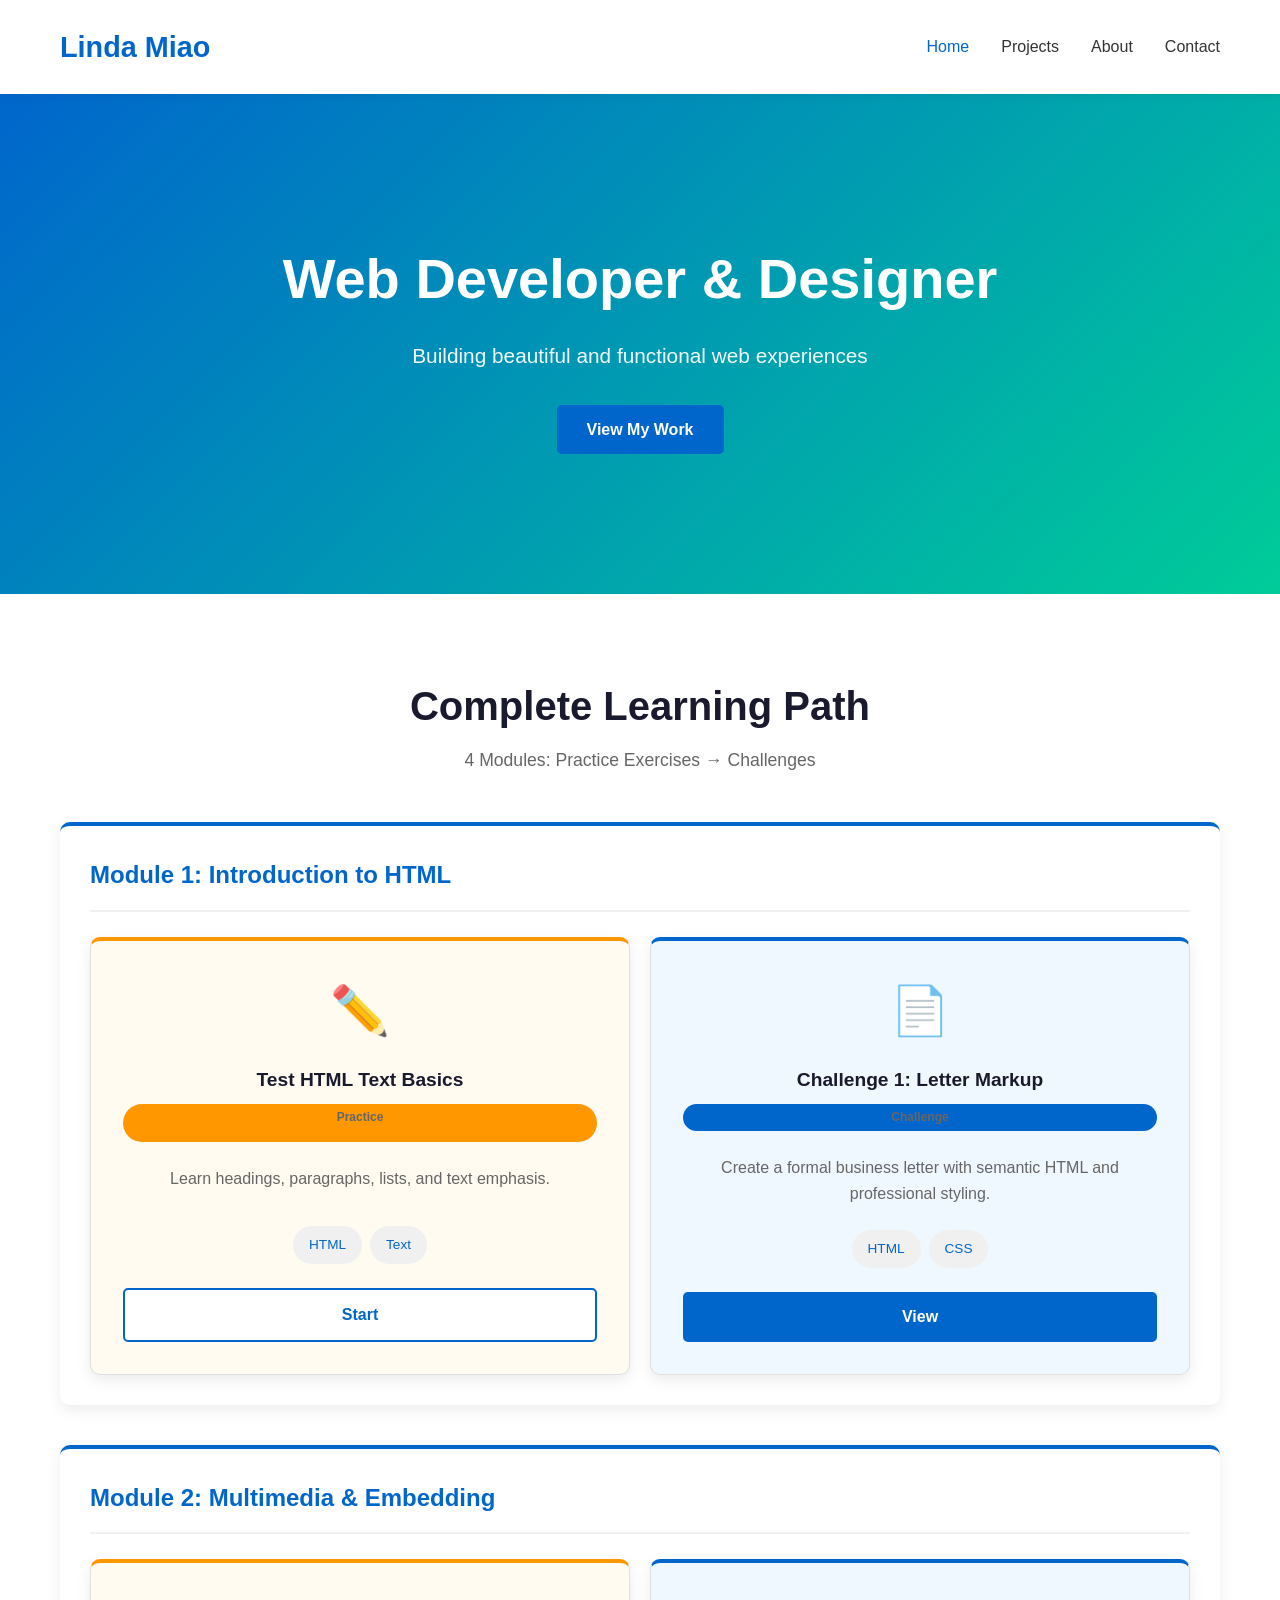
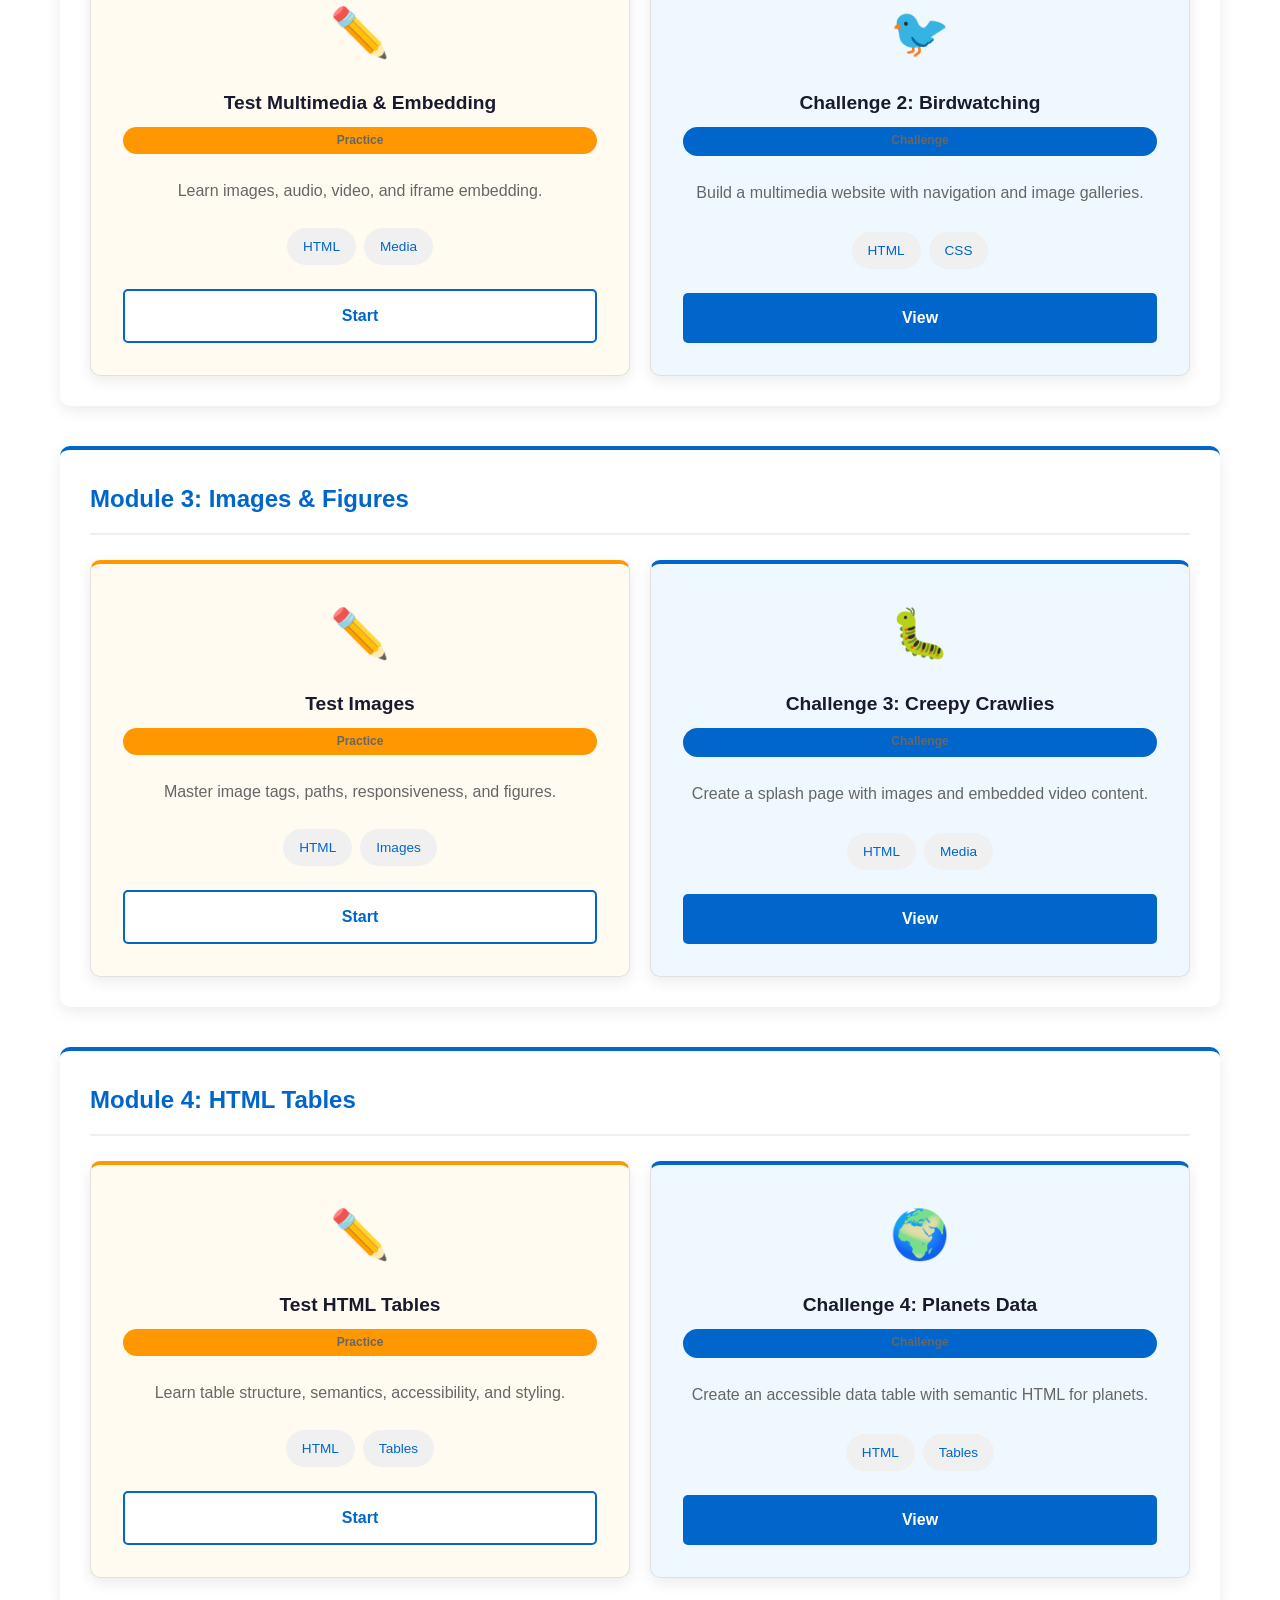
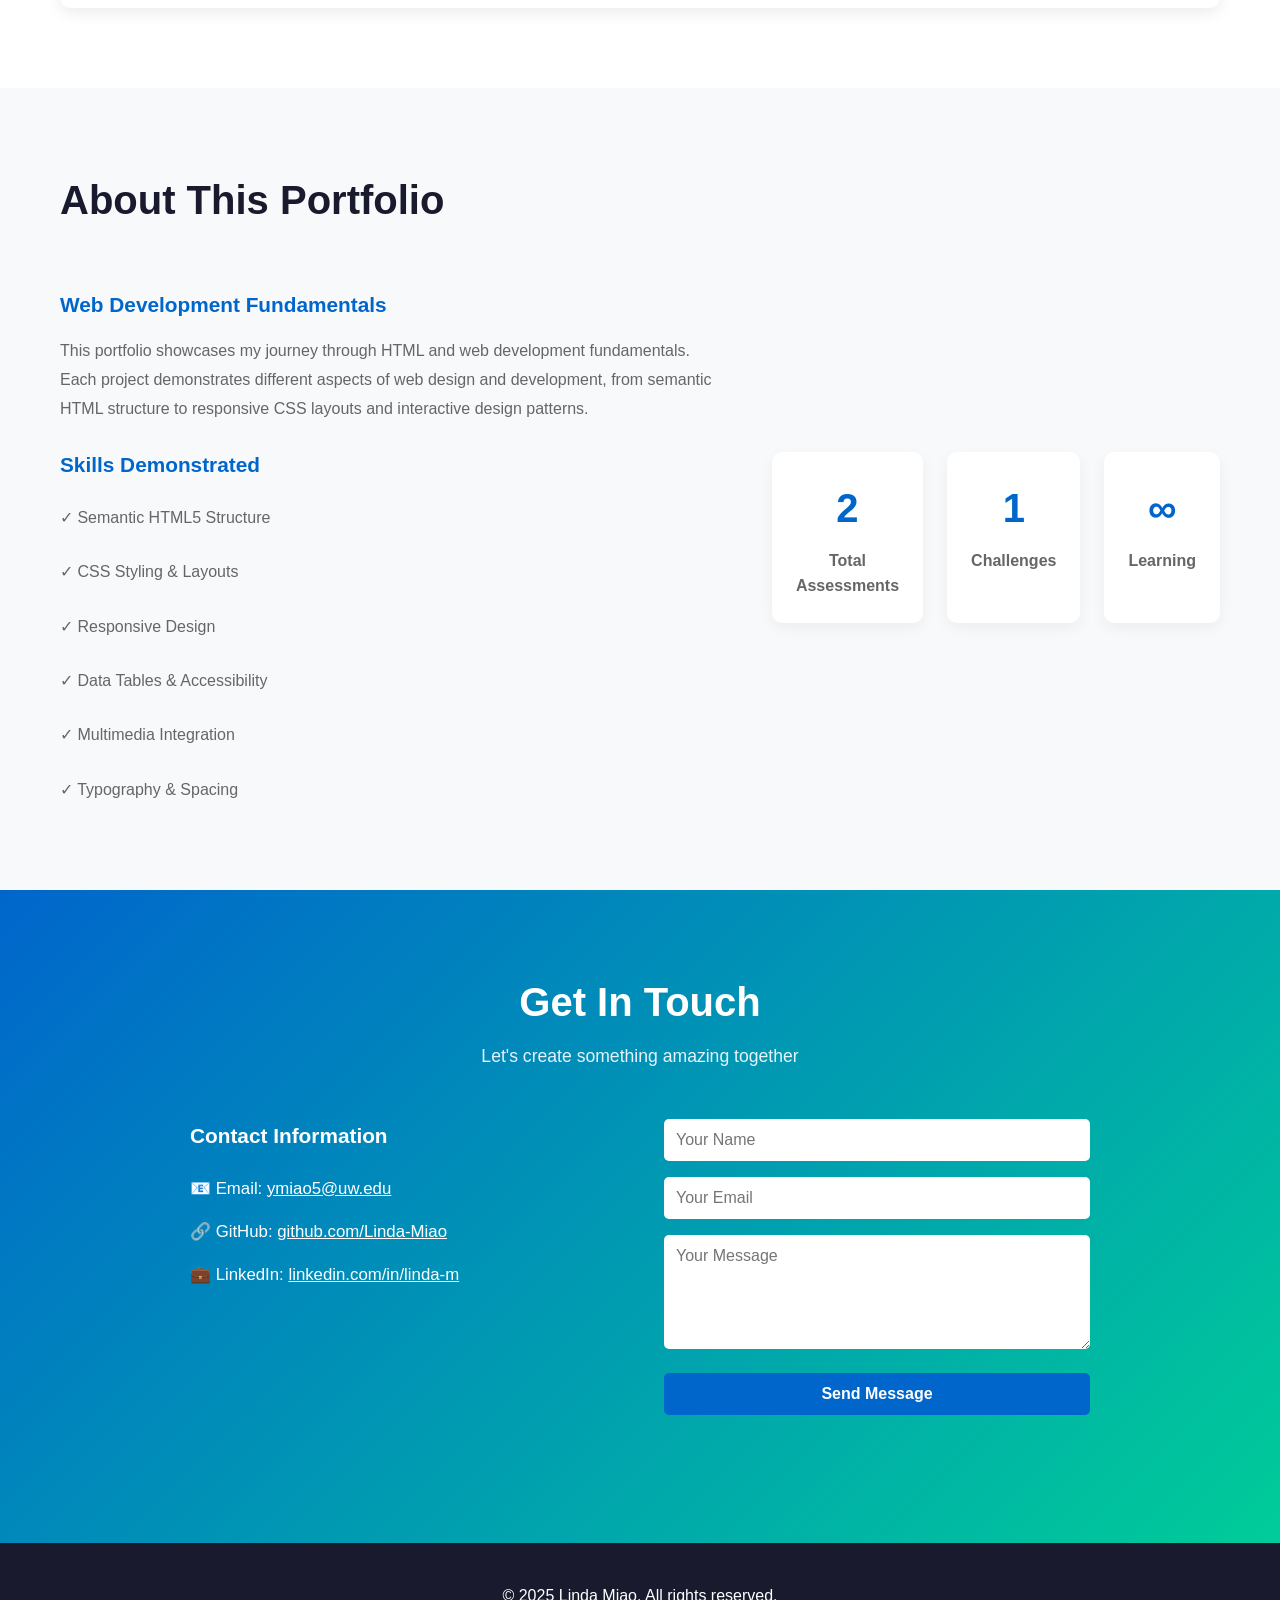
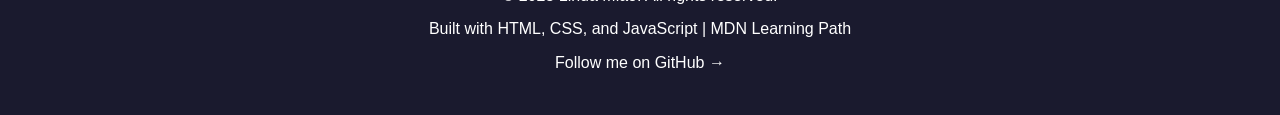
<file: index.html>
<!DOCTYPE html>
<html lang="en">
<head>
    <meta charset="UTF-8">
    <meta name="viewport" content="width=device-width, initial-scale=1.0">
    <title>Linda Miao - Web Developer Portfolio</title>
    <link rel="stylesheet" href="style.css">
</head>
<body>
    <!-- NAVIGATION -->
    <nav class="navbar">
        <div class="nav-container">
            <div class="logo">Linda Miao</div>
            <ul class="nav-menu">
                <li><a href="#home" class="nav-link">Home</a></li>
                <li><a href="#projects" class="nav-link">Projects</a></li>
                <li><a href="#about" class="nav-link">About</a></li>
                <li><a href="#contact" class="nav-link">Contact</a></li>
            </ul>
            <div class="hamburger">
                <span></span>
                <span></span>
                <span></span>
            </div>
        </div>
    </nav>

    <!-- HERO SECTION -->
    <header id="home" class="hero">
        <div class="hero-content">
            <h1>Web Developer & Designer</h1>
            <p>Building beautiful and functional web experiences</p>
            <a href="#projects" class="btn btn-primary">View My Work</a>
        </div>
    </header>

    <!-- PROJECTS SECTION -->
    <section id="projects" class="projects">
        <div class="container">
            <h2>Complete Learning Path</h2>
            <p class="section-subtitle">4 Modules: Practice Exercises → Challenges</p>
            
            <div class="learning-path">
                <!-- MODULE 1 -->
                <div class="module">
                    <h3>Module 1: Introduction to HTML</h3>
                    <div class="module-grid">
                        <div class="project-card practice">
                            <div class="project-icon">✏️</div>
                            <h4>Test HTML Text Basics</h4>
                            <p class="practice-label">Practice</p>
                            <p>Learn headings, paragraphs, lists, and text emphasis.</p>
                            <div class="project-tags">
                                <span>HTML</span>
                                <span>Text</span>
                            </div>
                            <a href="./test-HTML-text-basics(practice)/index.html" class="btn btn-secondary">Start</a>
                        </div>
                        <div class="project-card challenge">
                            <div class="project-icon">📄</div>
                            <h4>Challenge 1: Letter Markup</h4>
                            <p class="challenge-label">Challenge</p>
                            <p>Create a formal business letter with semantic HTML and professional styling.</p>
                            <div class="project-tags">
                                <span>HTML</span>
                                <span>CSS</span>
                            </div>
                            <a href="./introduction-to-html-challenge1/making-up-letter-structuring.html" class="btn btn-primary">View</a>
                        </div>
                    </div>
                </div>

                <!-- MODULE 2 -->
                <div class="module">
                    <h3>Module 2: Multimedia & Embedding</h3>
                    <div class="module-grid">
                        <div class="project-card practice">
                            <div class="project-icon">✏️</div>
                            <h4>Test Multimedia & Embedding</h4>
                            <p class="practice-label">Practice</p>
                            <p>Learn images, audio, video, and iframe embedding.</p>
                            <div class="project-tags">
                                <span>HTML</span>
                                <span>Media</span>
                            </div>
                            <a href="./test-multimedia-embedding(practice)/index.html" class="btn btn-secondary">Start</a>
                        </div>
                        <div class="project-card challenge">
                            <div class="project-icon">🐦</div>
                            <h4>Challenge 2: Birdwatching</h4>
                            <p class="challenge-label">Challenge</p>
                            <p>Build a multimedia website with navigation and image galleries.</p>
                            <div class="project-tags">
                                <span>HTML</span>
                                <span>CSS</span>
                            </div>
                            <a href="./birdWatching-challenge2/birdWatching.html" class="btn btn-primary">View</a>
                        </div>
                    </div>
                </div>

                <!-- MODULE 3 -->
                <div class="module">
                    <h3>Module 3: Images & Figures</h3>
                    <div class="module-grid">
                        <div class="project-card practice">
                            <div class="project-icon">✏️</div>
                            <h4>Test Images</h4>
                            <p class="practice-label">Practice</p>
                            <p>Master image tags, paths, responsiveness, and figures.</p>
                            <div class="project-tags">
                                <span>HTML</span>
                                <span>Images</span>
                            </div>
                            <a href="./test-images(practice)/index.html" class="btn btn-secondary">Start</a>
                        </div>
                        <div class="project-card challenge">
                            <div class="project-icon">🐛</div>
                            <h4>Challenge 3: Creepy Crawlies</h4>
                            <p class="challenge-label">Challenge</p>
                            <p>Create a splash page with images and embedded video content.</p>
                            <div class="project-tags">
                                <span>HTML</span>
                                <span>Media</span>
                            </div>
                            <a href="./creepy-crawlies-splash-page-challenge3/creepy-crawlies-splash-page.html" class="btn btn-primary">View</a>
                        </div>
                    </div>
                </div>

                <!-- MODULE 4 -->
                <div class="module">
                    <h3>Module 4: HTML Tables</h3>
                    <div class="module-grid">
                        <div class="project-card practice">
                            <div class="project-icon">✏️</div>
                            <h4>Test HTML Tables</h4>
                            <p class="practice-label">Practice</p>
                            <p>Learn table structure, semantics, accessibility, and styling.</p>
                            <div class="project-tags">
                                <span>HTML</span>
                                <span>Tables</span>
                            </div>
                            <a href="./test-html-tables(practice)/index.html" class="btn btn-secondary">Start</a>
                        </div>
                        <div class="project-card challenge">
                            <div class="project-icon">🌍</div>
                            <h4>Challenge 4: Planets Data</h4>
                            <p class="challenge-label">Challenge</p>
                            <p>Create an accessible data table with semantic HTML for planets.</p>
                            <div class="project-tags">
                                <span>HTML</span>
                                <span>Tables</span>
                            </div>
                            <a href="./data-table-challenge4/data%20table.html" class="btn btn-primary">View</a>
                        </div>
                    </div>
                </div>
            </div>
        </div>
    </section>

    <!-- ABOUT SECTION -->
    <section id="about" class="about">
        <div class="container">
            <h2>About This Portfolio</h2>
            <div class="about-content">
                <div class="about-text">
                    <h3>Web Development Fundamentals</h3>
                    <p>
                        This portfolio showcases my journey through HTML and web development fundamentals. 
                        Each project demonstrates different aspects of web design and development, from semantic 
                        HTML structure to responsive CSS layouts and interactive design patterns.
                    </p>
                    <h3>Skills Demonstrated</h3>
                    <ul class="skills-list">
                        <li>✓ Semantic HTML5 Structure</li>
                        <li>✓ CSS Styling & Layouts</li>
                        <li>✓ Responsive Design</li>
                        <li>✓ Data Tables & Accessibility</li>
                        <li>✓ Multimedia Integration</li>
                        <li>✓ Typography & Spacing</li>
                    </ul>
                </div>
                <div class="about-stats">
                    <div class="stat">
                        <div class="stat-number">8</div>
                        <div class="stat-label">Total Assessments</div>
                    </div>
                    <div class="stat">
                        <div class="stat-number">4</div>
                        <div class="stat-label">Challenges</div>
                    </div>
                    <div class="stat">
                        <div class="stat-number">∞</div>
                        <div class="stat-label">Learning</div>
                    </div>
                </div>
            </div>
        </div>
    </section>

    <!-- CONTACT SECTION -->
    <section id="contact" class="contact">
        <div class="container">
            <h2>Get In Touch</h2>
            <p class="section-subtitle">Let's create something amazing together</p>
            <div class="contact-content">
                <div class="contact-info">
                    <h3>Contact Information</h3>
                    <p>📧 Email: <a href="mailto:ymiao5@uw.edu" style="color: white;">ymiao5@uw.edu</a></p>
                    <p>🔗 GitHub: <a href="https://github.com/Linda-Miao" target="_blank" style="color: white;">github.com/Linda-Miao</a></p>
                    <p>💼 LinkedIn: <a href="https://www.linkedin.com/in/linda-m-14166517a/" target="_blank" style="color: white;">linkedin.com/in/linda-m</a></p>
                </div>
                <form class="contact-form" id="contactForm">
                    <input type="text" placeholder="Your Name" required>
                    <input type="email" placeholder="Your Email" required>
                    <textarea placeholder="Your Message" rows="5" required></textarea>
                    <button type="submit" class="btn btn-primary">Send Message</button>
                </form>
            </div>
        </div>
    </section>

    <!-- FOOTER -->
    <footer class="footer">
        <div class="container">
            <p>&copy; 2025 Linda Miao. All rights reserved.</p>
            <p>Built with HTML, CSS, and JavaScript | MDN Learning Path</p>
            <p><a href="https://github.com/Linda-Miao" style="color: #fff; text-decoration: none;">Follow me on GitHub →</a></p>
        </div>
    </footer>

    <script src="script.js"></script>
</body>
</html>
</file>
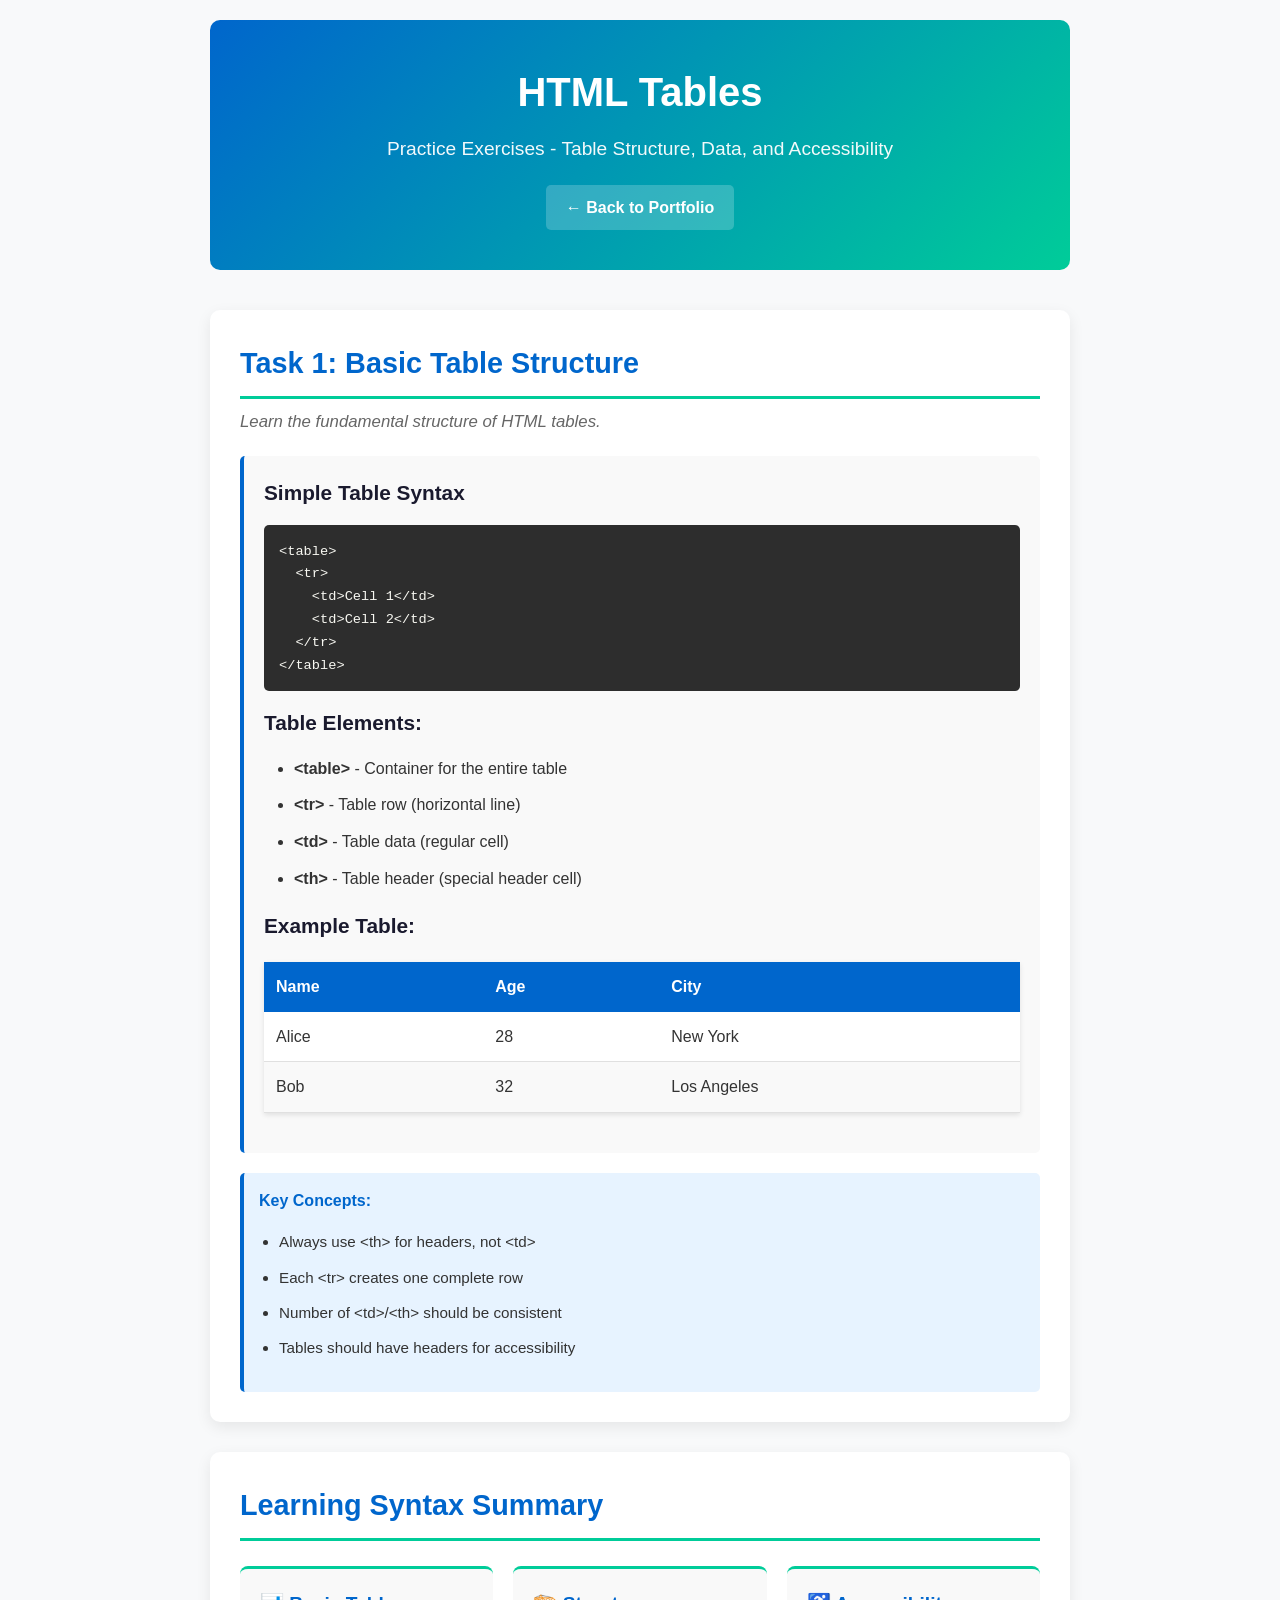
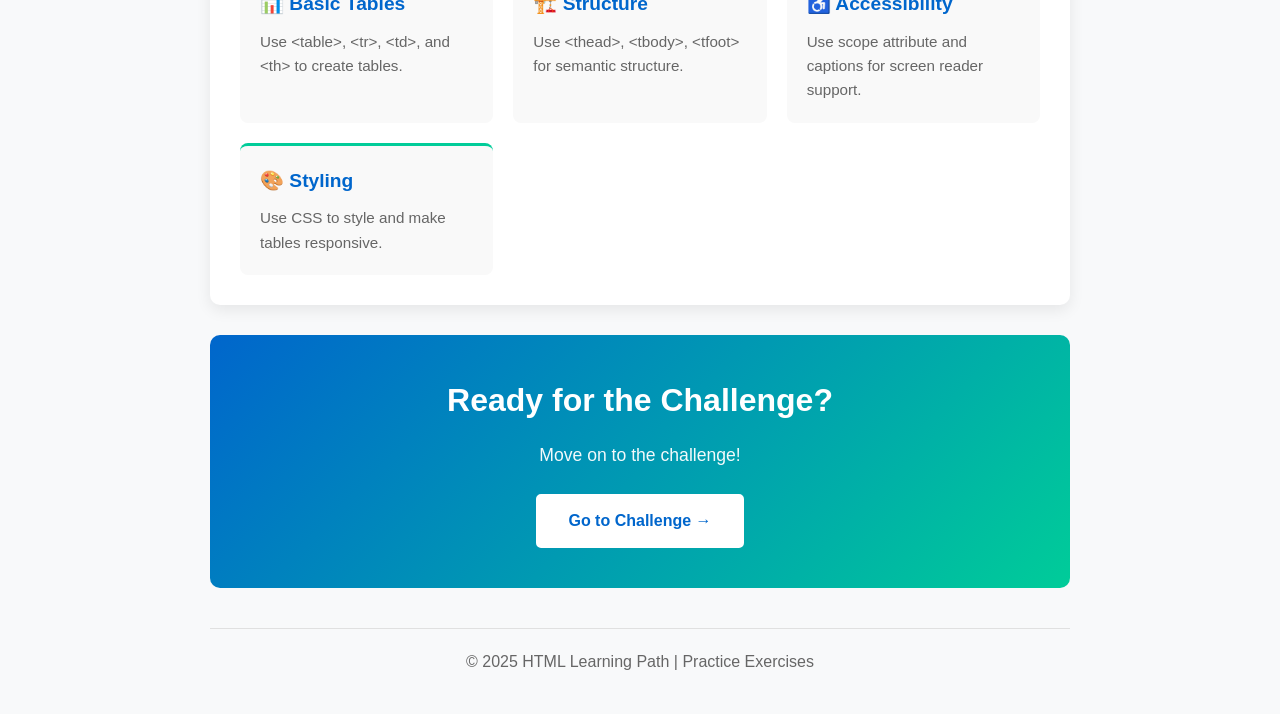
<file: test-html-tables(practice)/index.html>
<!DOCTYPE html>
<html lang="en">
<head>
    <meta charset="UTF-8">
    <meta name="viewport" content="width=device-width, initial-scale=1.0">
    <title>Test HTML Tables</title>
    <link rel="stylesheet" href="style.css">
</head>
<body>
    <div class="container">
        <header>
            <h1>HTML Tables</h1>
            <p class="subtitle">Practice Exercises - Table Structure, Data, and Accessibility</p>
            <a href="../../index.html" class="btn-back">← Back to Portfolio</a>
        </header>

        <!-- TASK 1: BASIC TABLE STRUCTURE -->
        <section class="task-section">
            <h2>Task 1: Basic Table Structure</h2>
            <p class="task-intro">Learn the fundamental structure of HTML tables.</p>
            
            <div class="task-content">
                <h3>Simple Table Syntax</h3>
                <div class="code-block">
                    <code>&lt;table&gt;<br>
                    &nbsp;&nbsp;&lt;tr&gt;<br>
                    &nbsp;&nbsp;&nbsp;&nbsp;&lt;td&gt;Cell 1&lt;/td&gt;<br>
                    &nbsp;&nbsp;&nbsp;&nbsp;&lt;td&gt;Cell 2&lt;/td&gt;<br>
                    &nbsp;&nbsp;&lt;/tr&gt;<br>
                    &lt;/table&gt;</code>
                </div>

                <h3>Table Elements:</h3>
                <ul>
                    <li><strong>&lt;table&gt;</strong> - Container for the entire table</li>
                    <li><strong>&lt;tr&gt;</strong> - Table row (horizontal line)</li>
                    <li><strong>&lt;td&gt;</strong> - Table data (regular cell)</li>
                    <li><strong>&lt;th&gt;</strong> - Table header (special header cell)</li>
                </ul>

                <h3>Example Table:</h3>
                <table class="example-table">
                    <tr>
                        <th>Name</th>
                        <th>Age</th>
                        <th>City</th>
                    </tr>
                    <tr>
                        <td>Alice</td>
                        <td>28</td>
                        <td>New York</td>
                    </tr>
                    <tr>
                        <td>Bob</td>
                        <td>32</td>
                        <td>Los Angeles</td>
                    </tr>
                </table>
            </div>

            <div class="task-note">
                <strong>Key Concepts:</strong>
                <ul>
                    <li>Always use &lt;th&gt; for headers, not &lt;td&gt;</li>
                    <li>Each &lt;tr&gt; creates one complete row</li>
                    <li>Number of &lt;td&gt;/&lt;th&gt; should be consistent</li>
                    <li>Tables should have headers for accessibility</li>
                </ul>
            </div>
        </section>

        <!-- SUMMARY -->
        <section class="summary">
            <h2>Learning Syntax Summary</h2>
            <div class="summary-grid">
                <div class="summary-item">
                    <h4>📊 Basic Tables</h4>
                    <p>Use &lt;table&gt;, &lt;tr&gt;, &lt;td&gt;, and &lt;th&gt; to create tables.</p>
                </div>
                <div class="summary-item">
                    <h4>🏗️ Structure</h4>
                    <p>Use &lt;thead&gt;, &lt;tbody&gt;, &lt;tfoot&gt; for semantic structure.</p>
                </div>
                <div class="summary-item">
                    <h4>♿ Accessibility</h4>
                    <p>Use scope attribute and captions for screen reader support.</p>
                </div>
                <div class="summary-item">
                    <h4>🎨 Styling</h4>
                    <p>Use CSS to style and make tables responsive.</p>
                </div>
            </div>
        </section>

        <!-- NEXT STEP -->
        <section class="next-step">
            <h2>Ready for the Challenge?</h2>
            <p>Move on to the challenge!</p>
            <a href="../data-table-challenge4/data%20table.html" class="btn btn-primary">Go to Challenge →</a>
        </section>

        <footer>
            <p>&copy; 2025 HTML Learning Path | Practice Exercises</p>
        </footer>
    </div>
</body>
</html>
</file>
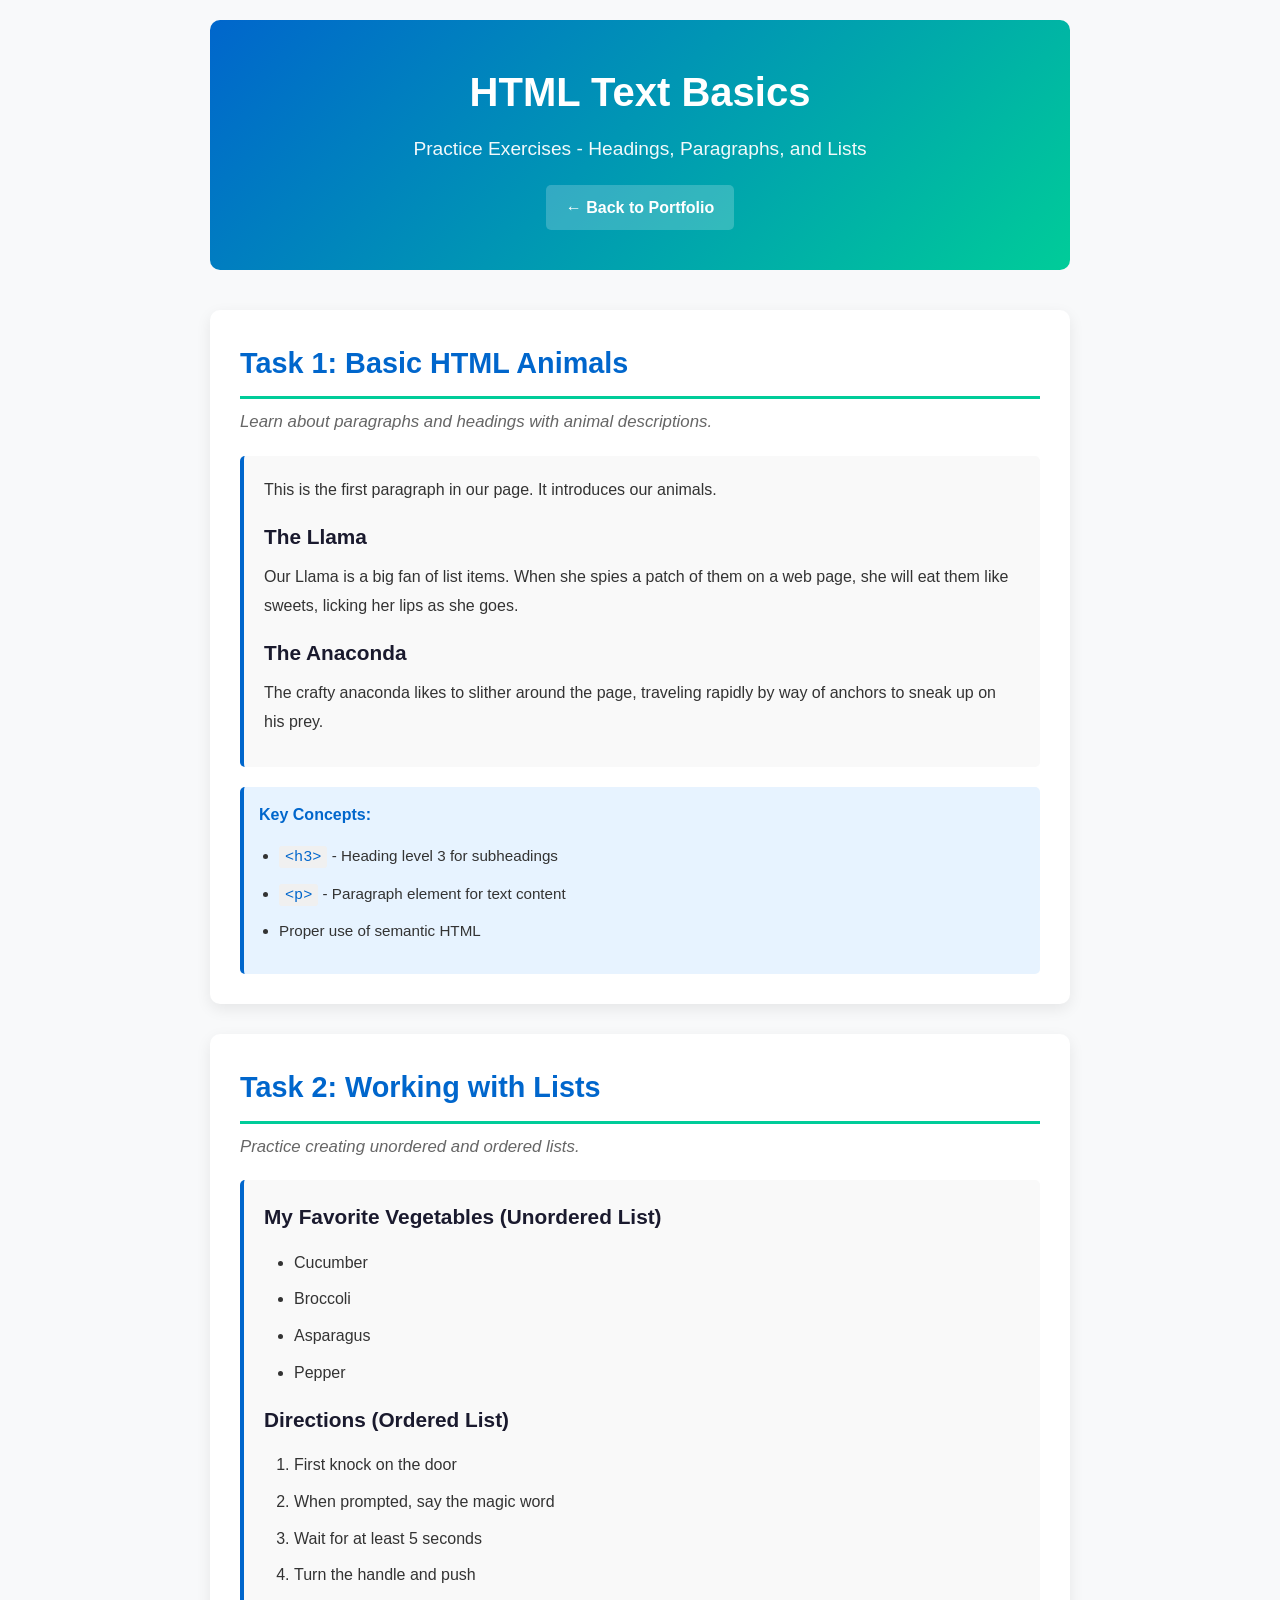
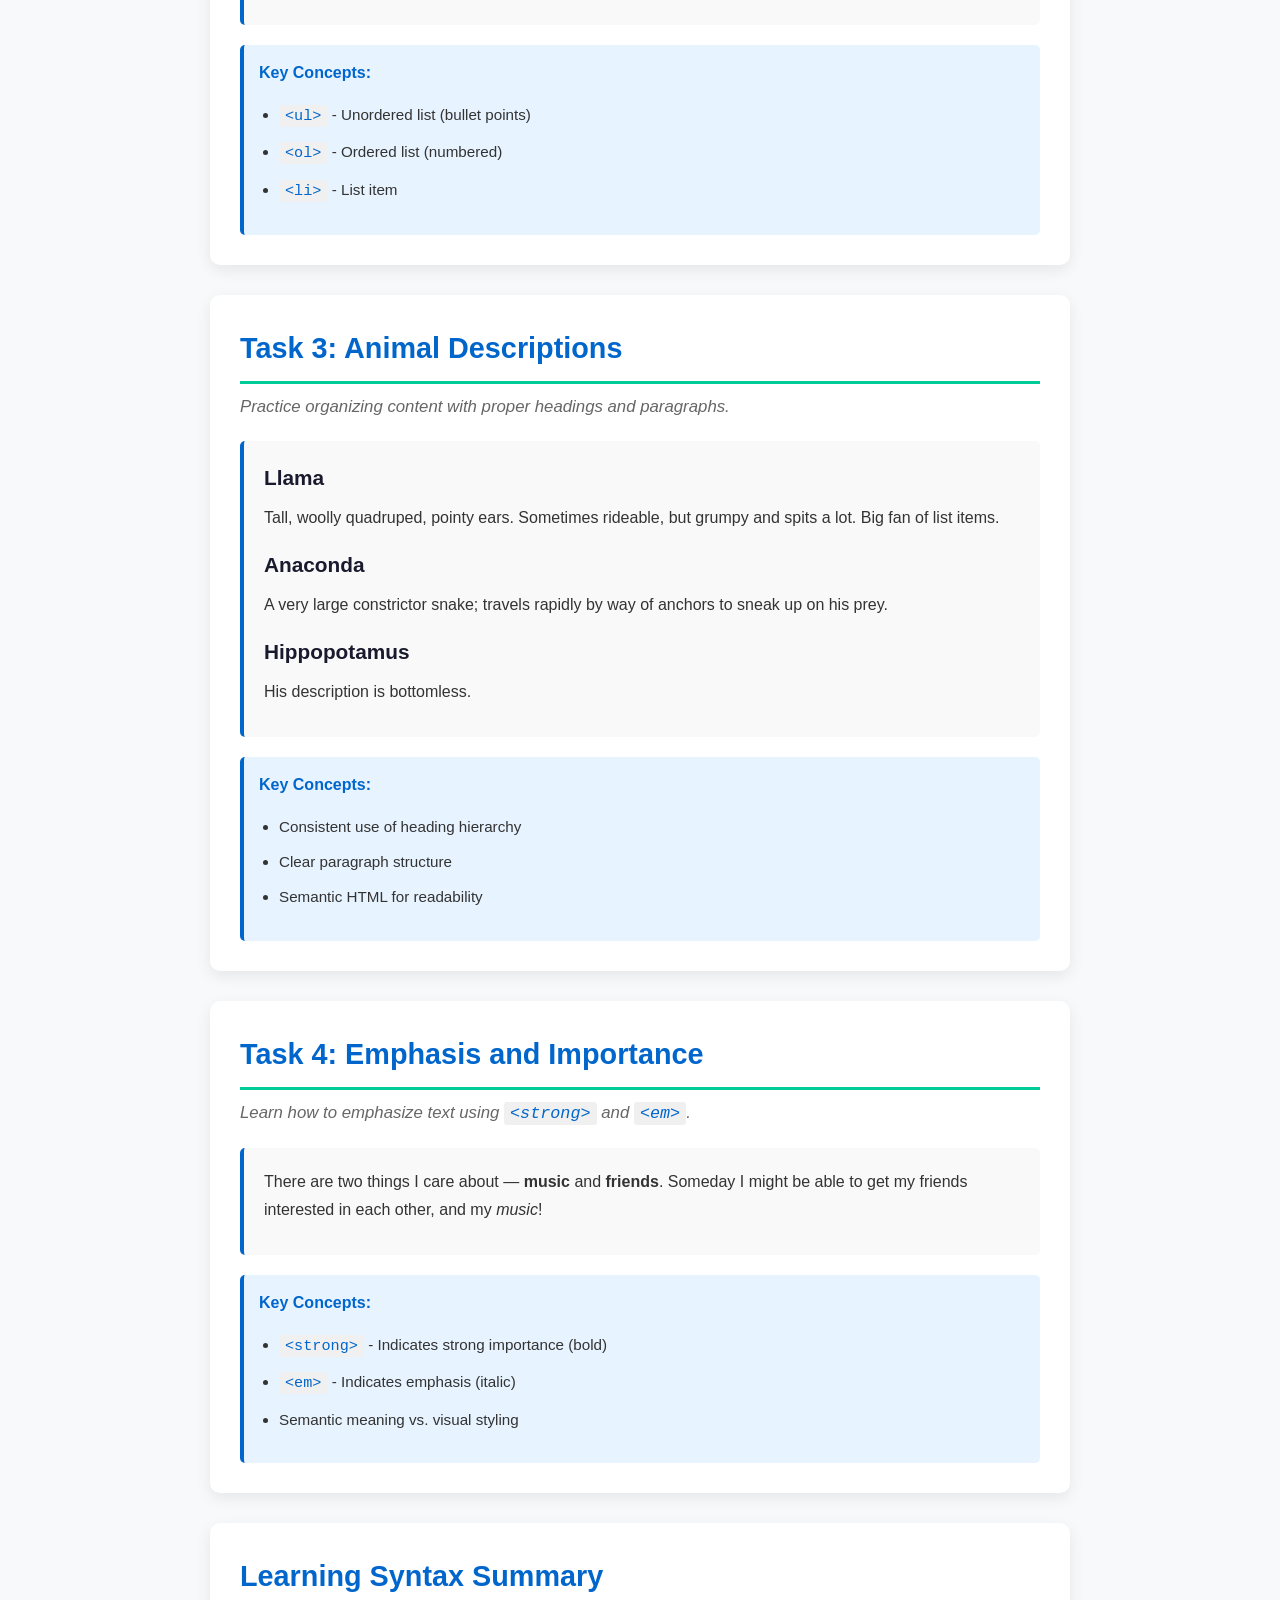
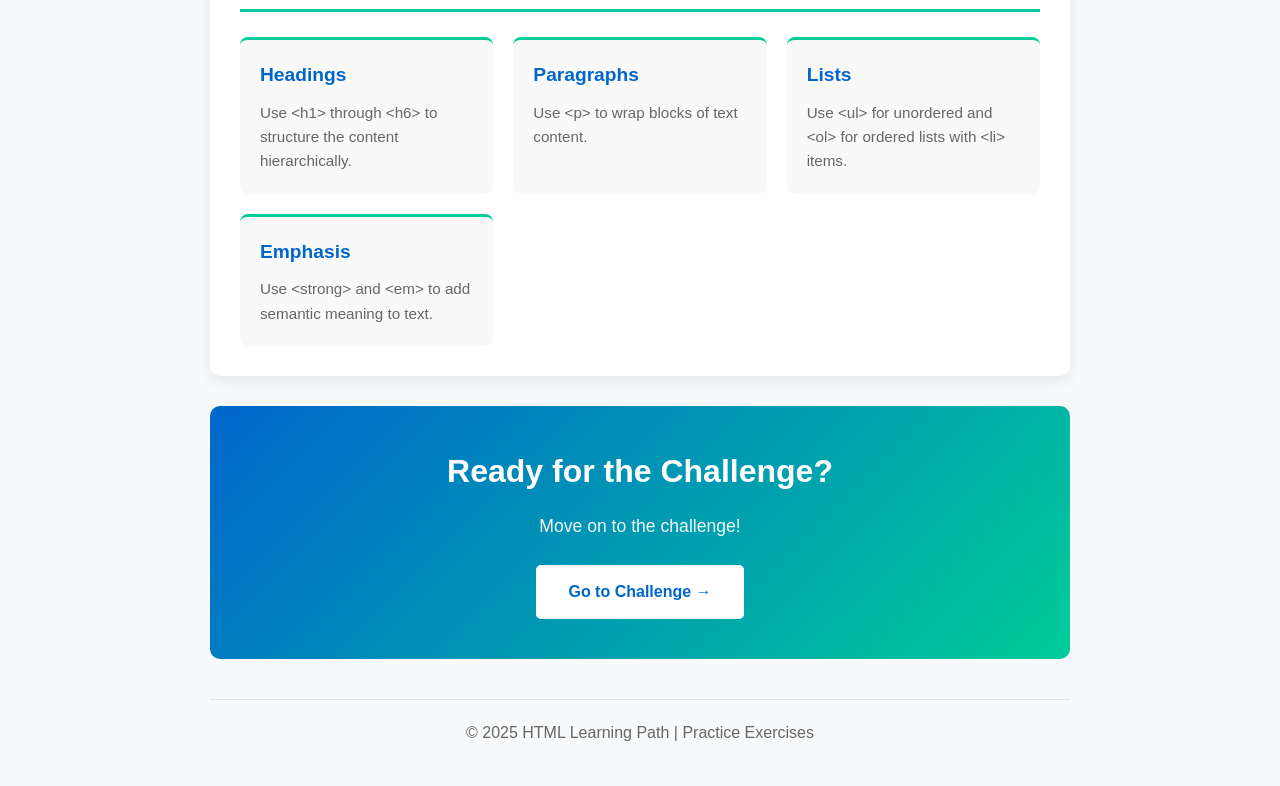
<file: test-HTML-text-basics(practice)/index.html>
<!DOCTYPE html>
<html lang="en">
<head>
    <meta charset="UTF-8">
    <meta name="viewport" content="width=device-width, initial-scale=1.0">
    <title>Test HTML Text Basics</title>
    <link rel="stylesheet" href="style.css">
</head>
<body>
    <div class="container">
        <header>
            <h1>HTML Text Basics</h1>
            <p class="subtitle">Practice Exercises - Headings, Paragraphs, and Lists</p>
            <a href="../../index.html" class="btn-back">← Back to Portfolio</a>
        </header>

        <!-- TASK 1 -->
        <section class="task-section">
            <h2>Task 1: Basic HTML Animals</h2>
            <p class="task-intro">Learn about paragraphs and headings with animal descriptions.</p>
            
            <div class="task-content">
                <p>This is the first paragraph in our page. It introduces our animals.</p>
                
                <h3>The Llama</h3>
                <p>Our Llama is a big fan of list items. When she spies a patch of them on a web page, she will eat them like sweets, licking her lips as she goes.</p>
                
                <h3>The Anaconda</h3>
                <p>The crafty anaconda likes to slither around the page, traveling rapidly by way of anchors to sneak up on his prey.</p>
            </div>

            <div class="task-note">
                <strong>Key Concepts:</strong>
                <ul>
                    <li><code>&lt;h3&gt;</code> - Heading level 3 for subheadings</li>
                    <li><code>&lt;p&gt;</code> - Paragraph element for text content</li>
                    <li>Proper use of semantic HTML</li>
                </ul>
            </div>
        </section>

        <!-- TASK 2 -->
        <section class="task-section">
            <h2>Task 2: Working with Lists</h2>
            <p class="task-intro">Practice creating unordered and ordered lists.</p>
            
            <div class="task-content">
                <h3>My Favorite Vegetables (Unordered List)</h3>
                <ul>
                    <li>Cucumber</li>
                    <li>Broccoli</li>
                    <li>Asparagus</li>
                    <li>Pepper</li>
                </ul>

                <h3>Directions (Ordered List)</h3>
                <ol>
                    <li>First knock on the door</li>
                    <li>When prompted, say the magic word</li>
                    <li>Wait for at least 5 seconds</li>
                    <li>Turn the handle and push</li>
                </ol>
            </div>

            <div class="task-note">
                <strong>Key Concepts:</strong>
                <ul>
                    <li><code>&lt;ul&gt;</code> - Unordered list (bullet points)</li>
                    <li><code>&lt;ol&gt;</code> - Ordered list (numbered)</li>
                    <li><code>&lt;li&gt;</code> - List item</li>
                </ul>
            </div>
        </section>

        <!-- TASK 3 -->
        <section class="task-section">
            <h2>Task 3: Animal Descriptions</h2>
            <p class="task-intro">Practice organizing content with proper headings and paragraphs.</p>
            
            <div class="task-content">
                <h3>Llama</h3>
                <p>Tall, woolly quadruped, pointy ears. Sometimes rideable, but grumpy and spits a lot. Big fan of list items.</p>
                
                <h3>Anaconda</h3>
                <p>A very large constrictor snake; travels rapidly by way of anchors to sneak up on his prey.</p>
                
                <h3>Hippopotamus</h3>
                <p>His description is bottomless.</p>
            </div>

            <div class="task-note">
                <strong>Key Concepts:</strong>
                <ul>
                    <li>Consistent use of heading hierarchy</li>
                    <li>Clear paragraph structure</li>
                    <li>Semantic HTML for readability</li>
                </ul>
            </div>
        </section>

        <!-- TASK 4 -->
        <section class="task-section">
            <h2>Task 4: Emphasis and Importance</h2>
            <p class="task-intro">Learn how to emphasize text using <code>&lt;strong&gt;</code> and <code>&lt;em&gt;</code>.</p>
            
            <div class="task-content">
                <p>There are two things I care about — <strong>music</strong> and <strong>friends</strong>. Someday I might be able to get my friends interested in each other, and my <em>music</em>!</p>
            </div>

            <div class="task-note">
                <strong>Key Concepts:</strong>
                <ul>
                    <li><code>&lt;strong&gt;</code> - Indicates strong importance (bold)</li>
                    <li><code>&lt;em&gt;</code> - Indicates emphasis (italic)</li>
                    <li>Semantic meaning vs. visual styling</li>
                </ul>
            </div>
        </section>

        <!-- SUMMARY -->
        <section class="summary">
            <h2>Learning Syntax Summary</h2>
            <div class="summary-grid">
                <div class="summary-item">
                    <h4>Headings</h4>
                    <p>Use &lt;h1&gt; through &lt;h6&gt; to structure the content hierarchically.</p>
                </div>
                <div class="summary-item">
                    <h4>Paragraphs</h4>
                    <p>Use &lt;p&gt; to wrap blocks of text content.</p>
                </div>
                <div class="summary-item">
                    <h4>Lists</h4>
                    <p>Use &lt;ul&gt; for unordered and &lt;ol&gt; for ordered lists with &lt;li&gt; items.</p>
                </div>
                <div class="summary-item">
                    <h4>Emphasis</h4>
                    <p>Use &lt;strong&gt; and &lt;em&gt; to add semantic meaning to text.</p>
                </div>
            </div>
        </section>

        <!-- NEXT STEP -->
        <section class="next-step">
            <h2>Ready for the Challenge?</h2>
            <p>Move on to the challenge!</p>
            <a href="../introduction-to-html-challenge1/making-up-letter-structuring.html" class="btn btn-primary">Go to Challenge →</a>
        </section>

        <footer>
            <p>&copy; 2025 HTML Learning Path | Practice Exercises</p>
        </footer>
    </div>
</body>
</html>
</file>
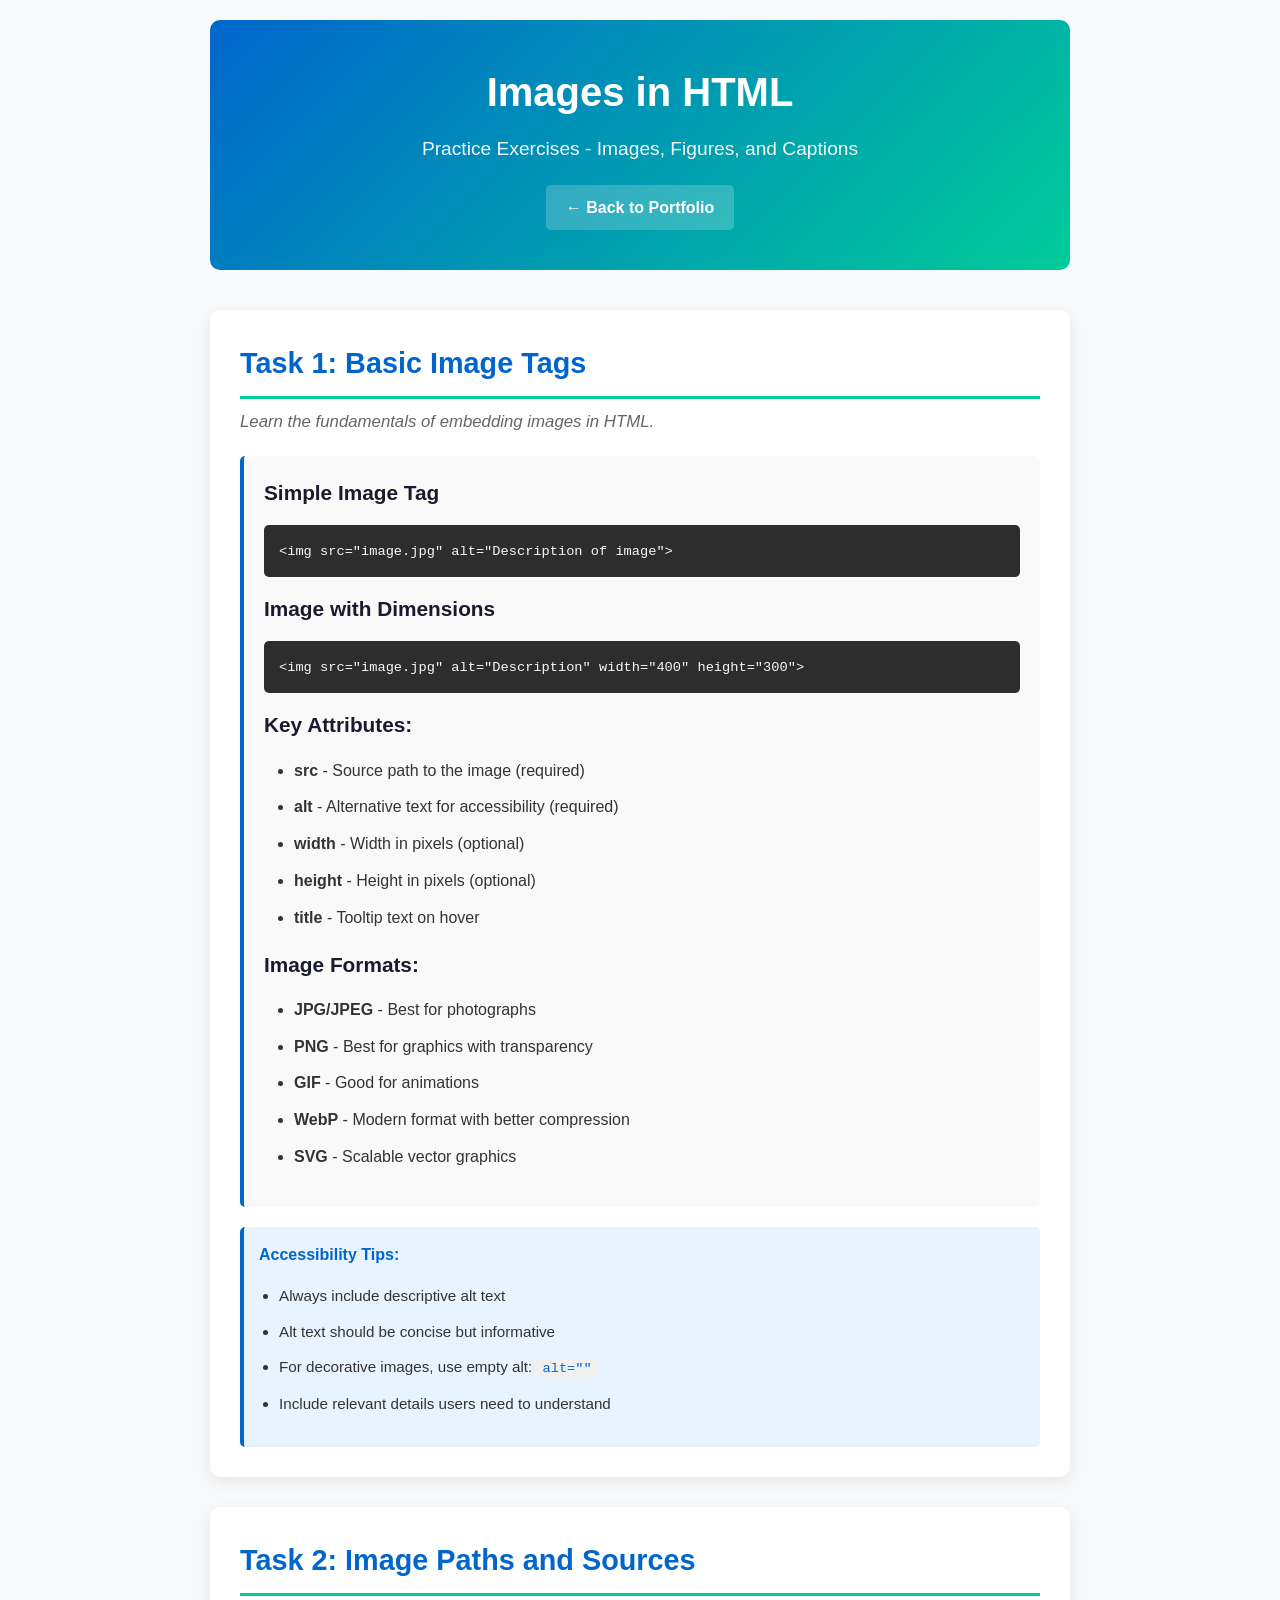
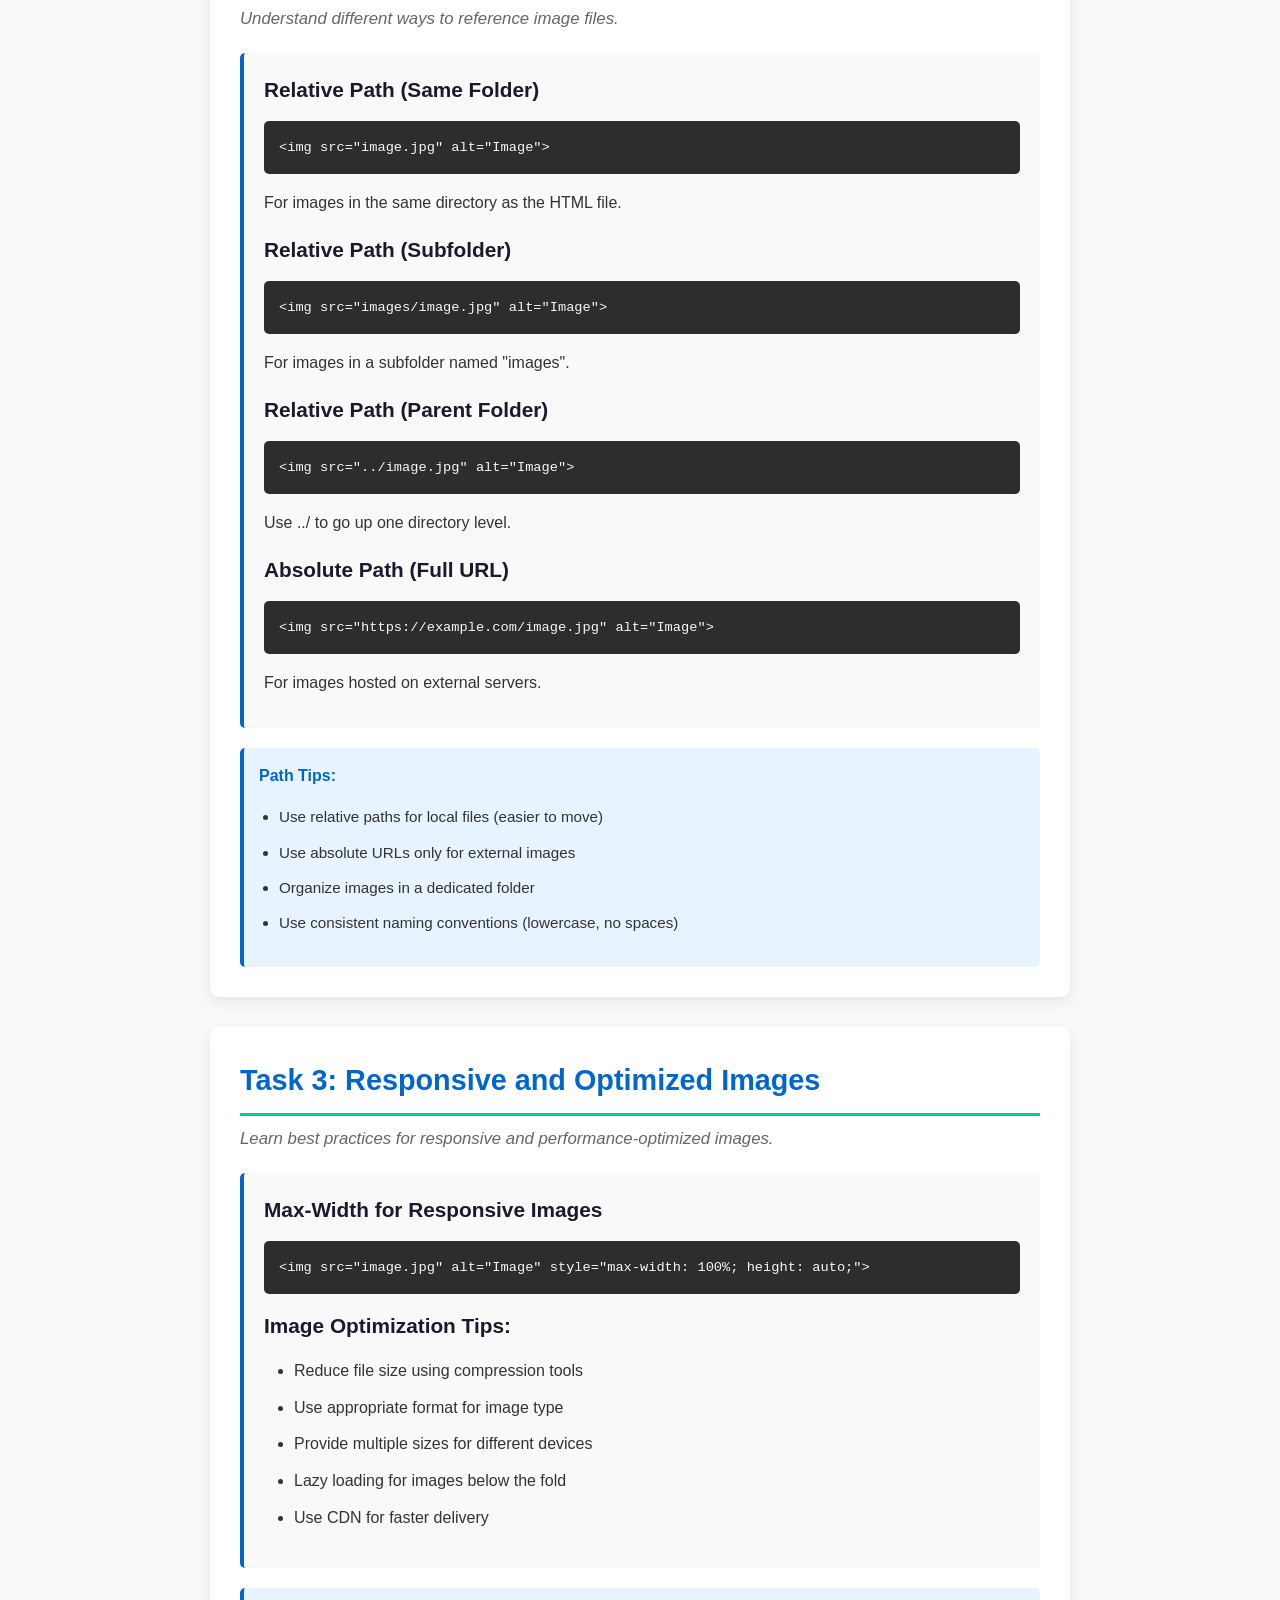
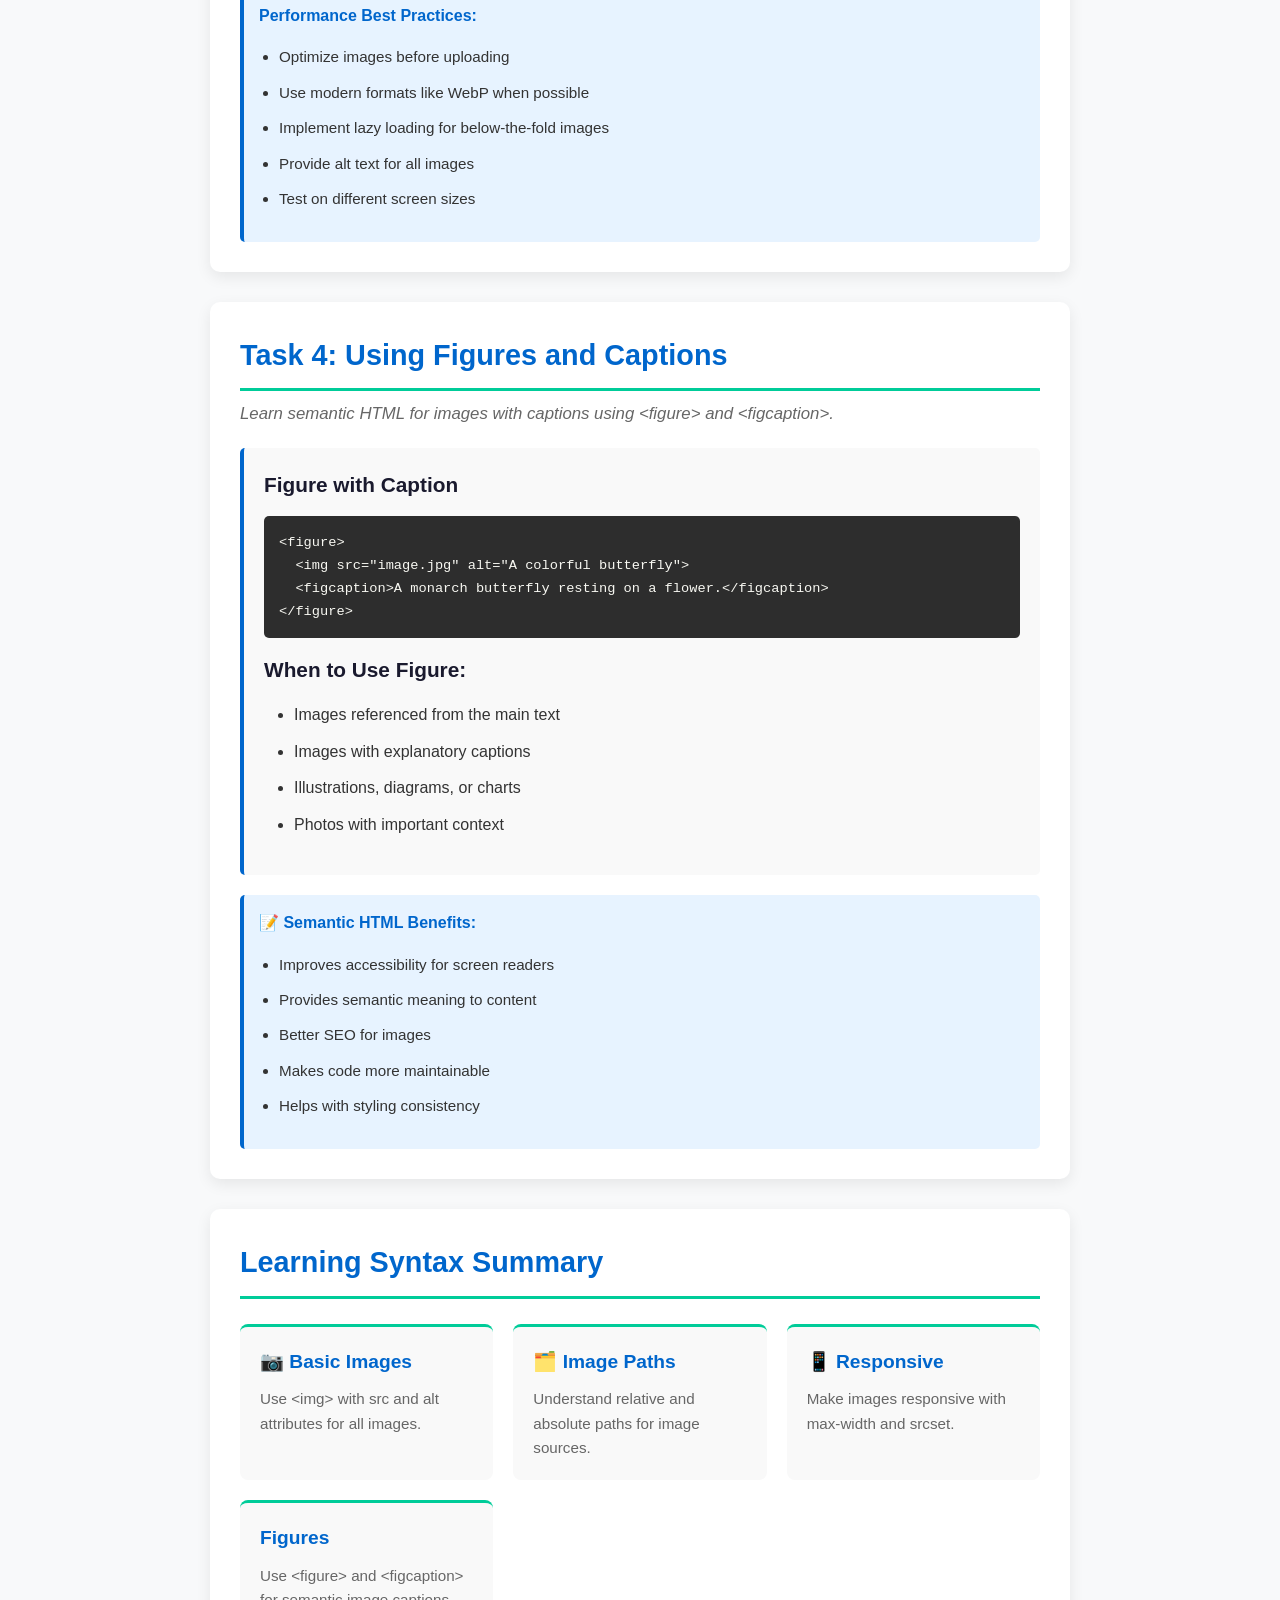
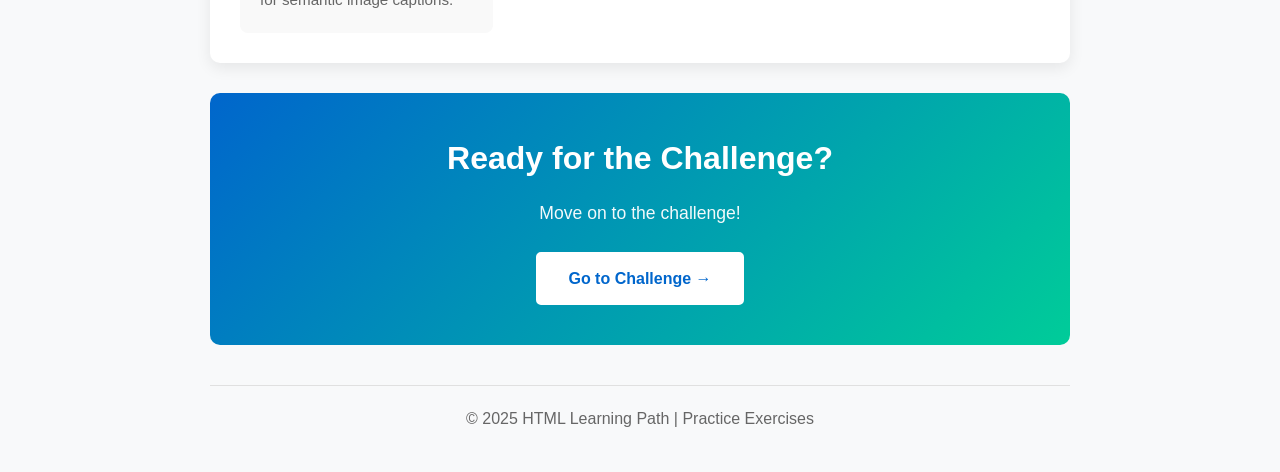
<file: test-images(practice)/index.html>
<!DOCTYPE html>
<html lang="en">
<head>
    <meta charset="UTF-8">
    <meta name="viewport" content="width=device-width, initial-scale=1.0">
    <title>Test Images</title>
    <link rel="stylesheet" href="style.css">
</head>
<body>
    <div class="container">
        <header>
            <h1>Images in HTML</h1>
            <p class="subtitle">Practice Exercises - Images, Figures, and Captions</p>
            <a href="../../index.html" class="btn-back">← Back to Portfolio</a>
        </header>

        <!-- TASK 1: BASIC IMAGES -->
        <section class="task-section">
            <h2>Task 1: Basic Image Tags</h2>
            <p class="task-intro">Learn the fundamentals of embedding images in HTML.</p>
            
            <div class="task-content">
                <h3>Simple Image Tag</h3>
                <div class="code-block">
                    <code>&lt;img src="image.jpg" alt="Description of image"&gt;</code>
                </div>

                <h3>Image with Dimensions</h3>
                <div class="code-block">
                    <code>&lt;img src="image.jpg" alt="Description" width="400" height="300"&gt;</code>
                </div>

                <h3>Key Attributes:</h3>
                <ul>
                    <li><strong>src</strong> - Source path to the image (required)</li>
                    <li><strong>alt</strong> - Alternative text for accessibility (required)</li>
                    <li><strong>width</strong> - Width in pixels (optional)</li>
                    <li><strong>height</strong> - Height in pixels (optional)</li>
                    <li><strong>title</strong> - Tooltip text on hover</li>
                </ul>

                <h3>Image Formats:</h3>
                <ul>
                    <li><strong>JPG/JPEG</strong> - Best for photographs</li>
                    <li><strong>PNG</strong> - Best for graphics with transparency</li>
                    <li><strong>GIF</strong> - Good for animations</li>
                    <li><strong>WebP</strong> - Modern format with better compression</li>
                    <li><strong>SVG</strong> - Scalable vector graphics</li>
                </ul>
            </div>

            <div class="task-note">
                <strong>Accessibility Tips:</strong>
                <ul>
                    <li>Always include descriptive alt text</li>
                    <li>Alt text should be concise but informative</li>
                    <li>For decorative images, use empty alt: <code>alt=""</code></li>
                    <li>Include relevant details users need to understand</li>
                </ul>
            </div>
        </section>

        <!-- TASK 2: IMAGE PATHS -->
        <section class="task-section">
            <h2>Task 2: Image Paths and Sources</h2>
            <p class="task-intro">Understand different ways to reference image files.</p>
            
            <div class="task-content">
                <h3>Relative Path (Same Folder)</h3>
                <div class="code-block">
                    <code>&lt;img src="image.jpg" alt="Image"&gt;</code>
                </div>
                <p>For images in the same directory as the HTML file.</p>

                <h3>Relative Path (Subfolder)</h3>
                <div class="code-block">
                    <code>&lt;img src="images/image.jpg" alt="Image"&gt;</code>
                </div>
                <p>For images in a subfolder named "images".</p>

                <h3>Relative Path (Parent Folder)</h3>
                <div class="code-block">
                    <code>&lt;img src="../image.jpg" alt="Image"&gt;</code>
                </div>
                <p>Use ../ to go up one directory level.</p>

                <h3>Absolute Path (Full URL)</h3>
                <div class="code-block">
                    <code>&lt;img src="https://example.com/image.jpg" alt="Image"&gt;</code>
                </div>
                <p>For images hosted on external servers.</p>
            </div>

            <div class="task-note">
                <strong>Path Tips:</strong>
                <ul>
                    <li>Use relative paths for local files (easier to move)</li>
                    <li>Use absolute URLs only for external images</li>
                    <li>Organize images in a dedicated folder</li>
                    <li>Use consistent naming conventions (lowercase, no spaces)</li>
                </ul>
            </div>
        </section>

        <!-- TASK 3: RESPONSIVE IMAGES -->
        <section class="task-section">
            <h2>Task 3: Responsive and Optimized Images</h2>
            <p class="task-intro">Learn best practices for responsive and performance-optimized images.</p>
            
            <div class="task-content">
                <h3>Max-Width for Responsive Images</h3>
                <div class="code-block">
                    <code>&lt;img src="image.jpg" alt="Image" style="max-width: 100%; height: auto;"&gt;</code>
                </div>

                <h3>Image Optimization Tips:</h3>
                <ul>
                    <li>Reduce file size using compression tools</li>
                    <li>Use appropriate format for image type</li>
                    <li>Provide multiple sizes for different devices</li>
                    <li>Lazy loading for images below the fold</li>
                    <li>Use CDN for faster delivery</li>
                </ul>
            </div>

            <div class="task-note">
                <strong>Performance Best Practices:</strong>
                <ul>
                    <li>Optimize images before uploading</li>
                    <li>Use modern formats like WebP when possible</li>
                    <li>Implement lazy loading for below-the-fold images</li>
                    <li>Provide alt text for all images</li>
                    <li>Test on different screen sizes</li>
                </ul>
            </div>
        </section>

        <!-- TASK 4: FIGURES AND CAPTIONS -->
        <section class="task-section">
            <h2>Task 4: Using Figures and Captions</h2>
            <p class="task-intro">Learn semantic HTML for images with captions using &lt;figure&gt; and &lt;figcaption&gt;.</p>
            
            <div class="task-content">
                <h3>Figure with Caption</h3>
                <div class="code-block">
                    <code>&lt;figure&gt;<br>
                    &nbsp;&nbsp;&lt;img src="image.jpg" alt="A colorful butterfly"&gt;<br>
                    &nbsp;&nbsp;&lt;figcaption&gt;A monarch butterfly resting on a flower.&lt;/figcaption&gt;<br>
                    &lt;/figure&gt;</code>
                </div>

                <h3>When to Use Figure:</h3>
                <ul>
                    <li>Images referenced from the main text</li>
                    <li>Images with explanatory captions</li>
                    <li>Illustrations, diagrams, or charts</li>
                    <li>Photos with important context</li>
                </ul>
            </div>

            <div class="task-note">
                <strong>📝 Semantic HTML Benefits:</strong>
                <ul>
                    <li>Improves accessibility for screen readers</li>
                    <li>Provides semantic meaning to content</li>
                    <li>Better SEO for images</li>
                    <li>Makes code more maintainable</li>
                    <li>Helps with styling consistency</li>
                </ul>
            </div>
        </section>

        <!-- SUMMARY -->
        <section class="summary">
            <h2>Learning Syntax Summary</h2>
            <div class="summary-grid">
                <div class="summary-item">
                    <h4>📷 Basic Images</h4>
                    <p>Use &lt;img&gt; with src and alt attributes for all images.</p>
                </div>
                <div class="summary-item">
                    <h4>🗂️ Image Paths</h4>
                    <p>Understand relative and absolute paths for image sources.</p>
                </div>
                <div class="summary-item">
                    <h4>📱 Responsive</h4>
                    <p>Make images responsive with max-width and srcset.</p>
                </div>
                <div class="summary-item">
                    <h4>Figures</h4>
                    <p>Use &lt;figure&gt; and &lt;figcaption&gt; for semantic image captions.</p>
                </div>
            </div>
        </section>

        <!-- NEXT STEP -->
        <section class="next-step">
            <h2>Ready for the Challenge?</h2>
            <p>Move on to the challenge!</p>
            <a href="../creepy-crawlies-splash-page-challenge3/creepy-crawlies-splash-page.html" class="btn btn-primary">Go to Challenge →</a>
        </section>

        <footer>
            <p>&copy; 2025 HTML Learning Path | Practice Exercises</p>
        </footer>
    </div>
</body>
</html>
</file>
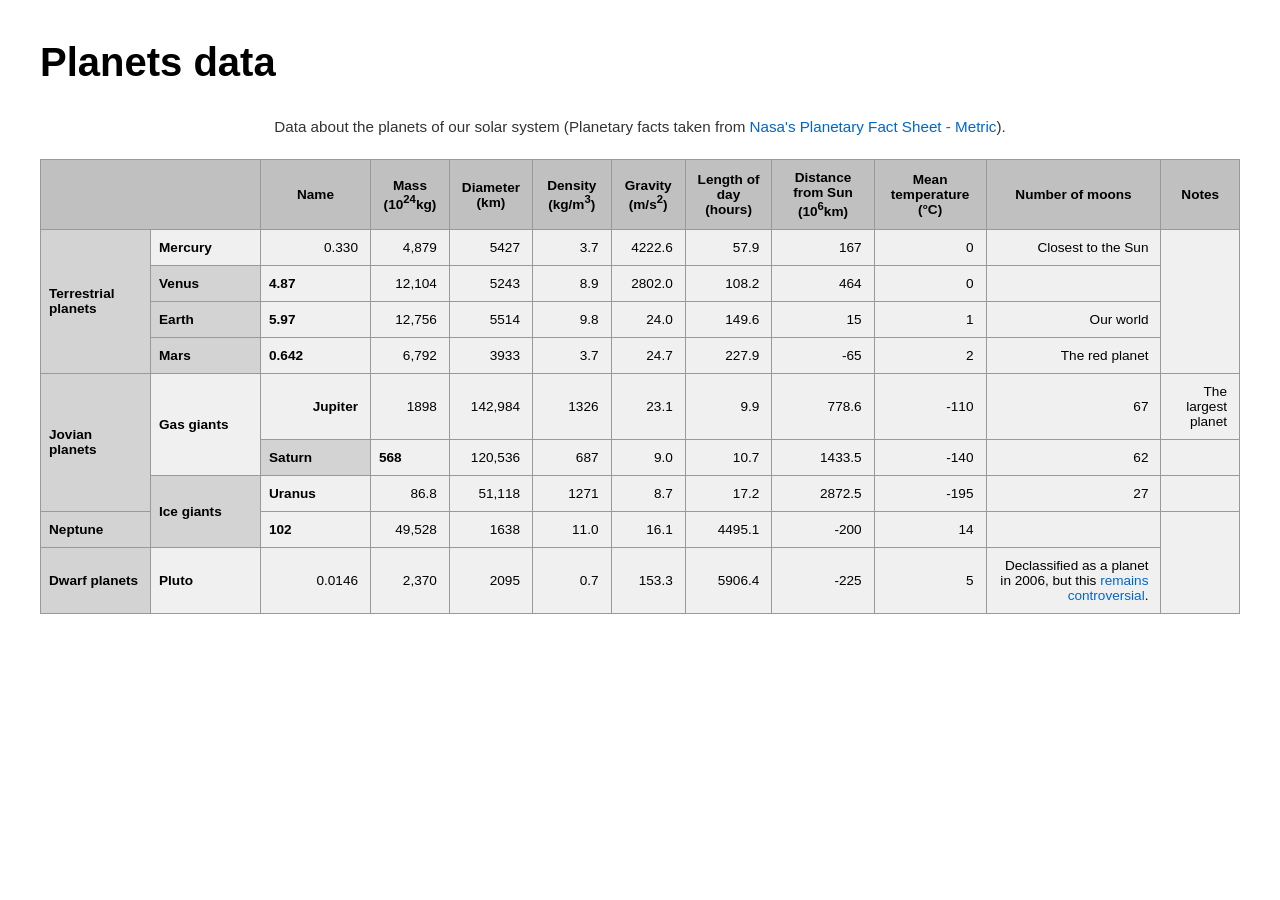
<file: data-table-challenge4/data table.html>
<!DOCTYPE html>
<html lang="en">
<head>
    <meta charset="UTF-8">
    <meta name="viewport" content="width=device-width, initial-scale=1.0">
    <title>Planets Data</title>
    <style>
        * {
            margin: 0;
            padding: 0;
            box-sizing: border-box;
        }

        body {
            font-family: Arial, sans-serif;
            padding: 40px;
            background-color: #ffffff;
        }

        h1 {
            font-size: 2.5em;
            margin-bottom: 30px;
            color: #000;
            font-weight: bold;
            text-align: left;
        }

        p {
            margin-bottom: 20px;
            color: #333;
            line-height: 1.6;
            font-size: 0.95em;
            text-align: center;
        }

        a {
            color: #0066cc;
            text-decoration: none;
        }

        a:hover {
            text-decoration: underline;
        }

        table {
            width: 100%;
            border-collapse: collapse;
            background-color: #f0f0f0;
            border: 1px solid #999;
        }

        thead {
            background-color: #c0c0c0;
        }

        th {
            border: 1px solid #999;
            padding: 10px 8px;
            text-align: center;
            font-size: 0.85em;
            font-weight: bold;
            color: #000;
            background-color: #c0c0c0;
        }

        td {
            border: 1px solid #999;
            padding: 10px 8px;
            text-align: center;
            font-size: 0.85em;
            background-color: #f0f0f0;
        }

        /* Category column (first 2 columns) */
        th:first-child,
        th:nth-child(2) {
            background-color: #c0c0c0;
            text-align: center;
        }

        td:first-child {
            background-color: #d3d3d3;
            font-weight: bold;
            text-align: left;
            width: 110px;
        }

        td:nth-child(2) {
            background-color: #f0f0f0;
            font-weight: bold;
            text-align: left;
        }

        /* Data cells - right align */
        td:nth-child(n+3) {
            text-align: right;
            padding-right: 12px;
            background-color: #f0f0f0;
        }

        /* White background for all data rows */
        tbody tr {
            background-color: #f0f0f0;
        }

        /* Consistent borders */
        tbody tr td {
            border-color: #999;
        }

        /* Responsive design */
        @media (max-width: 1024px) {
            body {
                padding: 20px;
            }
            
            h1 {
                font-size: 2em;
            }
            
            th, td {
                padding: 8px 6px;
                font-size: 0.75em;
            }
        }
    </style>
</head>
<body>
    <h1>Planets data</h1>
    
    <p>Data about the planets of our solar system (Planetary facts taken from <a href="https://nssdc.gsfc.nasa.gov/planetary/factsheet/" target="_blank">Nasa's Planetary Fact Sheet - Metric</a>).</p>
    
    <table>
        <colgroup>
            <col span="2">
        </colgroup>
        <thead>
            <tr>
                <th colspan="2"></th>
                <th>Name</th>
                <th>Mass (10<sup>24</sup>kg)</th>
                <th>Diameter (km)</th>
                <th>Density (kg/m<sup>3</sup>)</th>
                <th>Gravity (m/s<sup>2</sup>)</th>
                <th>Length of day (hours)</th>
                <th>Distance from Sun (10<sup>6</sup>km)</th>
                <th>Mean temperature (°C)</th>
                <th>Number of moons</th>
                <th>Notes</th>
            </tr>
        </thead>
        <tbody>
            <tr>
                <td rowspan="4"><strong>Terrestrial planets</strong></td>
                <td><strong>Mercury</strong></td>
                <td>0.330</td>
                <td>4,879</td>
                <td>5427</td>
                <td>3.7</td>
                <td>4222.6</td>
                <td>57.9</td>
                <td>167</td>
                <td>0</td>
                <td>Closest to the Sun</td>
            </tr>
            <tr>
                <td><strong>Venus</strong></td>
                <td>4.87</td>
                <td>12,104</td>
                <td>5243</td>
                <td>8.9</td>
                <td>2802.0</td>
                <td>108.2</td>
                <td>464</td>
                <td>0</td>
                <td></td>
            </tr>
            <tr>
                <td><strong>Earth</strong></td>
                <td>5.97</td>
                <td>12,756</td>
                <td>5514</td>
                <td>9.8</td>
                <td>24.0</td>
                <td>149.6</td>
                <td>15</td>
                <td>1</td>
                <td>Our world</td>
            </tr>
            <tr>
                <td><strong>Mars</strong></td>
                <td>0.642</td>
                <td>6,792</td>
                <td>3933</td>
                <td>3.7</td>
                <td>24.7</td>
                <td>227.9</td>
                <td>-65</td>
                <td>2</td>
                <td>The red planet</td>
            </tr>
            <tr>
                <td rowspan="3"><strong>Jovian planets</strong></td>
                <td rowspan="2"><strong>Gas giants</strong></td>
                <td><strong>Jupiter</strong></td>
                <td>1898</td>
                <td>142,984</td>
                <td>1326</td>
                <td>23.1</td>
                <td>9.9</td>
                <td>778.6</td>
                <td>-110</td>
                <td>67</td>
                <td>The largest planet</td>
            </tr>
            <tr>
                <td><strong>Saturn</strong></td>
                <td>568</td>
                <td>120,536</td>
                <td>687</td>
                <td>9.0</td>
                <td>10.7</td>
                <td>1433.5</td>
                <td>-140</td>
                <td>62</td>
                <td></td>
            </tr>
            <tr>
                <td rowspan="2"><strong>Ice giants</strong></td>
                <td><strong>Uranus</strong></td>
                <td>86.8</td>
                <td>51,118</td>
                <td>1271</td>
                <td>8.7</td>
                <td>17.2</td>
                <td>2872.5</td>
                <td>-195</td>
                <td>27</td>
                <td></td>
            </tr>
            <tr>
                <td><strong>Neptune</strong></td>
                <td>102</td>
                <td>49,528</td>
                <td>1638</td>
                <td>11.0</td>
                <td>16.1</td>
                <td>4495.1</td>
                <td>-200</td>
                <td>14</td>
                <td></td>
            </tr>
            <tr>
                <td><strong>Dwarf planets</strong></td>
                <td><strong>Pluto</strong></td>
                <td>0.0146</td>
                <td>2,370</td>
                <td>2095</td>
                <td>0.7</td>
                <td>153.3</td>
                <td>5906.4</td>
                <td>-225</td>
                <td>5</td>
                <td>Declassified as a planet in 2006, but this <a href="https://en.wikipedia.org/wiki/Pluto" target="_blank">remains controversial</a>.</td>
            </tr>
        </tbody>
    </table>
</body>
</html>
</file>
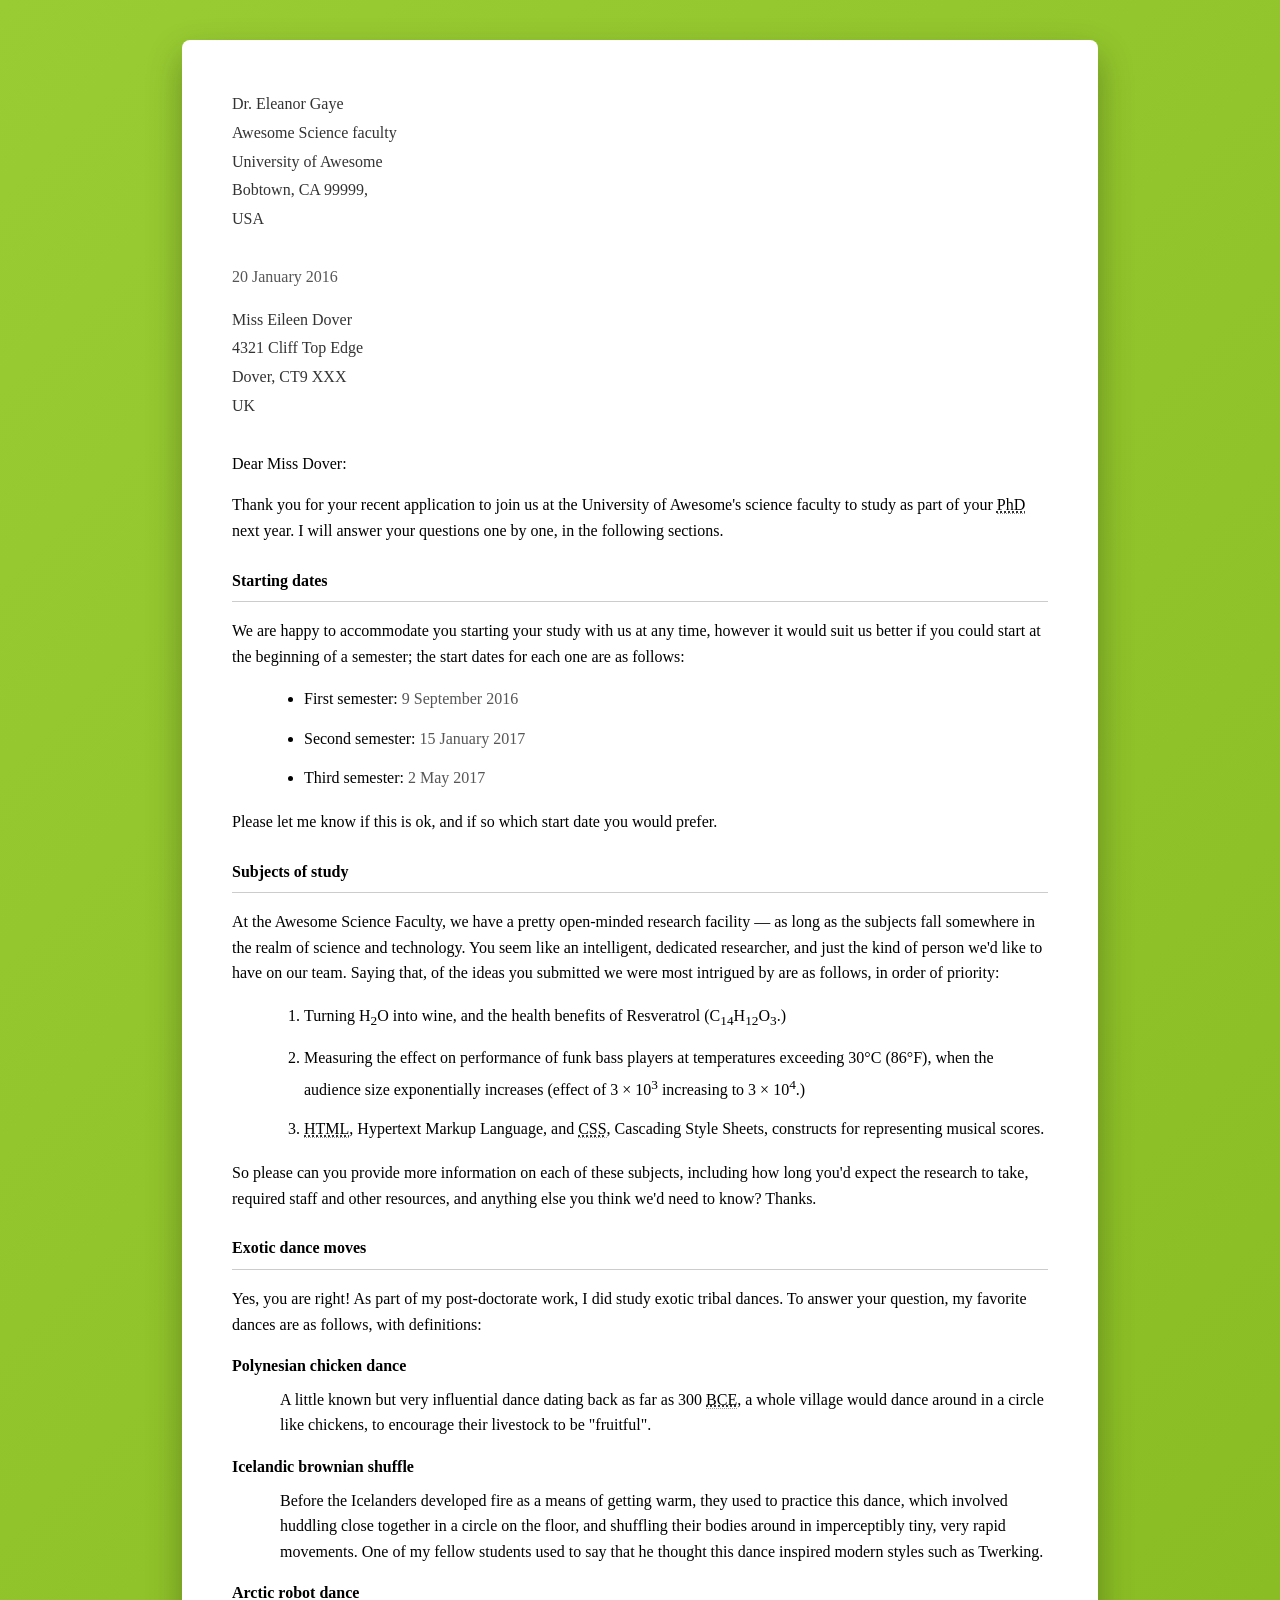
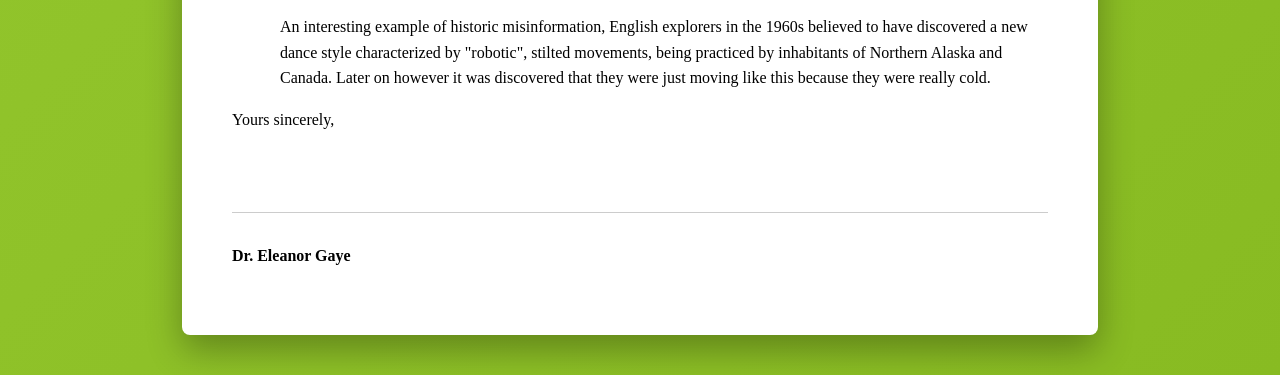
<file: introduction-to-html-challenge1/making-up-letter-structuring.html>
<!DOCTYPE html>
<html lang="en-US">
<head>
  <meta charset="utf-8">
  <meta name="author" content="Dr. Eleanor Gaye">
  <title>Awesome science application correspondence</title>
  <link rel="stylesheet" href="style.css">
</head>

<body>

  <!-- SENDER'S ADDRESS -->
  <address>
    Dr. Eleanor Gaye<br>
    Awesome Science faculty<br>
    University of Awesome<br>
    Bobtown, CA 99999,<br>
    USA
  </address>

  <!-- DATE -->
  <p>
    <time datetime="2016-01-20">20 January 2016</time>
  </p>

  <!-- RECEIVER'S ADDRESS -->
  <address>
    Miss Eileen Dover<br>
    4321 Cliff Top Edge<br>
    Dover, CT9 XXX<br>
    UK
  </address>

  <!-- SALUTATION -->
  <p>Dear Miss Dover:</p>

  <!-- OPENING PARAGRAPH -->
  <p>Thank you for your recent application to join us at the University of Awesome's science faculty to study as part of your <abbr title="Doctor of Philosophy">PhD</abbr> next year. I will answer your questions one by one, in the following sections.</p>

  <!-- SECTION 1: STARTING DATES -->
  <h2>Starting dates</h2>

  <p>We are happy to accommodate you starting your study with us at any time, however it would suit us better if you could start at the beginning of a semester; the start dates for each one are as follows:</p>

  <ul>
    <li>First semester: <time datetime="2016-09-09">9 September 2016</time></li>
    <li>Second semester: <time datetime="2017-01-15">15 January 2017</time></li>
    <li>Third semester: <time datetime="2017-05-02">2 May 2017</time></li>
  </ul>

  <p>Please let me know if this is ok, and if so which start date you would prefer.</p>

  <!-- SECTION 2: SUBJECTS OF STUDY -->
  <h2>Subjects of study</h2>

  <p>At the Awesome Science Faculty, we have a pretty open-minded research facility — as long as the subjects fall somewhere in the realm of science and technology. You seem like an intelligent, dedicated researcher, and just the kind of person we'd like to have on our team. Saying that, of the ideas you submitted we were most intrigued by are as follows, in order of priority:</p>

  <ol>
    <li>Turning H<sub>2</sub>O into wine, and the health benefits of Resveratrol (C<sub>14</sub>H<sub>12</sub>O<sub>3</sub>.)</li>
    <li>Measuring the effect on performance of funk bass players at temperatures exceeding 30°C (86°F), when the audience size exponentially increases (effect of 3 × 10<sup>3</sup> increasing to 3 × 10<sup>4</sup>.)</li>
    <li><abbr title="Hypertext Markup Language">HTML</abbr>, Hypertext Markup Language, and <abbr title="Cascading Style Sheets">CSS</abbr>, Cascading Style Sheets, constructs for representing musical scores.</li>
  </ol>

  <p>So please can you provide more information on each of these subjects, including how long you'd expect the research to take, required staff and other resources, and anything else you think we'd need to know? Thanks.</p>

  <!-- SECTION 3: EXOTIC DANCE MOVES -->
  <h2>Exotic dance moves</h2>

  <p>Yes, you are right! As part of my post-doctorate work, I did study exotic tribal dances. To answer your question, my favorite dances are as follows, with definitions:</p>

  <dl>
    <dt>Polynesian chicken dance</dt>
    <dd>A little known but very influential dance dating back as far as 300 <abbr title="Before Common Era">BCE</abbr>, a whole village would dance around in a circle like chickens, to encourage their livestock to be "fruitful".</dd>

    <dt>Icelandic brownian shuffle</dt>
    <dd>Before the Icelanders developed fire as a means of getting warm, they used to practice this dance, which involved huddling close together in a circle on the floor, and shuffling their bodies around in imperceptibly tiny, very rapid movements. One of my fellow students used to say that he thought this dance inspired modern styles such as Twerking.</dd>

    <dt>Arctic robot dance</dt>
    <dd>An interesting example of historic misinformation, English explorers in the 1960s believed to have discovered a new dance style characterized by "robotic", stilted movements, being practiced by inhabitants of Northern Alaska and Canada. Later on however it was discovered that they were just moving like this because they were really cold.</dd>
  </dl>

  <!-- CLOSING PARAGRAPH -->
  <p>Yours sincerely,</p>

  <!-- SIGNATURE SPACE -->
  <div class="signature-space"></div>

  <!-- SENDER'S NAME -->
  <p><strong>Dr. Eleanor Gaye</strong></p>

</body>
</html>
</file>
<file: style.css>
* {
    margin: 0;
    padding: 0;
    box-sizing: border-box;
}

:root {
    --primary: #0066cc;
    --secondary: #00cc99;
    --dark: #1a1a2e;
    --light: #f8f9fa;
    --text: #333;
    --border: #e0e0e0;
    --shadow: 0 10px 30px rgba(0, 0, 0, 0.1);
}

body {
    font-family: 'Segoe UI', Tahoma, Geneva, Verdana, sans-serif;
    line-height: 1.6;
    color: var(--text);
    background-color: var(--light);
}

.container {
    max-width: 1200px;
    margin: 0 auto;
    padding: 0 20px;
}

/* NAVIGATION */
.navbar {
    background: white;
    box-shadow: 0 2px 10px rgba(0, 0, 0, 0.05);
    position: sticky;
    top: 0;
    z-index: 100;
}

.nav-container {
    display: flex;
    justify-content: space-between;
    align-items: center;
    padding: 1.5rem 0;
    max-width: 1200px;
    margin: 0 auto;
    padding-left: 20px;
    padding-right: 20px;
}

.logo {
    font-size: 1.8em;
    font-weight: bold;
    color: var(--primary);
}

.nav-menu {
    display: flex;
    list-style: none;
    gap: 2rem;
}

.nav-link {
    text-decoration: none;
    color: var(--text);
    font-weight: 500;
    transition: color 0.3s ease;
}

.nav-link:hover {
    color: var(--primary);
}

.hamburger {
    display: none;
    flex-direction: column;
    cursor: pointer;
}

.hamburger span {
    width: 25px;
    height: 3px;
    background-color: var(--text);
    margin: 5px 0;
    transition: 0.3s;
}

/* HERO SECTION */
.hero {
    background: linear-gradient(135deg, var(--primary) 0%, var(--secondary) 100%);
    color: white;
    padding: 100px 20px;
    text-align: center;
    min-height: 500px;
    display: flex;
    align-items: center;
    justify-content: center;
}

.hero-content h1 {
    font-size: 3.5em;
    margin-bottom: 1rem;
    font-weight: bold;
    animation: fadeInDown 0.8s ease;
}

.hero-content p {
    font-size: 1.3em;
    margin-bottom: 2rem;
    opacity: 0.95;
    animation: fadeInUp 0.8s ease 0.2s backwards;
}

/* BUTTONS */
.btn {
    display: inline-block;
    padding: 12px 30px;
    border-radius: 5px;
    text-decoration: none;
    font-weight: 600;
    cursor: pointer;
    border: none;
    transition: all 0.3s ease;
    font-size: 1em;
}

.btn-primary {
    background-color: var(--primary);
    color: white;
}

.btn-primary:hover {
    background-color: #0052a3;
    transform: translateY(-2px);
    box-shadow: var(--shadow);
}

.btn-secondary {
    background-color: white;
    color: var(--primary);
    border: 2px solid var(--primary);
}

.btn-secondary:hover {
    background-color: var(--primary);
    color: white;
}

/* PROJECTS SECTION */
.projects {
    padding: 80px 20px;
    background-color: white;
}

.projects h2 {
    font-size: 2.5em;
    text-align: center;
    margin-bottom: 0.5rem;
    color: var(--dark);
}

.section-subtitle {
    text-align: center;
    color: #666;
    margin-bottom: 3rem;
    font-size: 1.1em;
}

/* LEARNING PATH */
.learning-path {
    display: grid;
    gap: 40px;
}

.module {
    background: white;
    padding: 30px;
    border-radius: 10px;
    box-shadow: 0 5px 15px rgba(0, 0, 0, 0.08);
    border-top: 4px solid var(--primary);
}

.module h3 {
    color: var(--primary);
    font-size: 1.5em;
    margin-bottom: 25px;
    padding-bottom: 15px;
    border-bottom: 2px solid #f0f0f0;
}

.module-grid {
    display: grid;
    grid-template-columns: repeat(2, 1fr);
    gap: 20px;
}

.project-card {
    background: white;
    border: 1px solid var(--border);
    border-radius: 10px;
    padding: 2rem;
    text-align: center;
    transition: all 0.3s ease;
    box-shadow: 0 5px 15px rgba(0, 0, 0, 0.08);
    display: flex;
    flex-direction: column;
}

.project-card:hover {
    transform: translateY(-10px);
    box-shadow: var(--shadow);
}

.project-card.practice {
    border-top: 4px solid #ff9800;
    background: #fffbf0;
}

.project-card.practice:hover {
    border-color: #ff9800;
}

.project-card.challenge {
    border-top: 4px solid var(--primary);
    background: #f0f8ff;
}

.project-card.challenge:hover {
    border-color: var(--primary);
}

.project-icon {
    font-size: 3em;
    margin-bottom: 1rem;
}

.project-card h4 {
    color: var(--dark);
    margin-bottom: 0.5rem;
    font-size: 1.2em;
}

.practice-label {
    display: inline-block;
    background-color: #ff9800;
    color: white;
    padding: 4px 12px;
    border-radius: 20px;
    font-size: 0.75em;
    font-weight: 600;
    margin-bottom: 1rem;
}

.challenge-label {
    display: inline-block;
    background-color: var(--primary);
    color: white;
    padding: 4px 12px;
    border-radius: 20px;
    font-size: 0.75em;
    font-weight: 600;
    margin-bottom: 1rem;
}

.project-card p {
    color: #666;
    margin-bottom: 1.5rem;
    line-height: 1.6;
    flex-grow: 1;
}

.project-tags {
    display: flex;
    gap: 0.5rem;
    justify-content: center;
    margin-bottom: 1.5rem;
    flex-wrap: wrap;
}

.project-tags span {
    background-color: #f0f0f0;
    color: var(--primary);
    padding: 0.5rem 1rem;
    border-radius: 20px;
    font-size: 0.85em;
}

/* ABOUT SECTION */
.about {
    padding: 80px 20px;
    background-color: #f8f9fa;
}

.about h2 {
    font-size: 2.5em;
    margin-bottom: 2rem;
    color: var(--dark);
}

.about-content {
    display: grid;
    grid-template-columns: 1.5fr 1fr;
    gap: 3rem;
    align-items: center;
}

.about-text h3 {
    color: var(--primary);
    margin: 1.5rem 0 1rem 0;
    font-size: 1.3em;
}

.about-text p {
    color: #666;
    margin-bottom: 1rem;
    line-height: 1.8;
}

.skills-list {
    list-style: none;
    display: grid;
    gap: 0.8rem;
}

.skills-list li {
    color: #666;
    padding: 0.5rem 0;
    font-weight: 500;
}

.about-stats {
    display: grid;
    grid-template-columns: repeat(3, 1fr);
    gap: 1.5rem;
}

.stat {
    text-align: center;
    padding: 1.5rem;
    background-color: white;
    border-radius: 10px;
    box-shadow: 0 5px 15px rgba(0, 0, 0, 0.05);
}

.stat-number {
    font-size: 2.5em;
    font-weight: bold;
    color: var(--primary);
}

.stat-label {
    color: #666;
    margin-top: 0.5rem;
    font-weight: 600;
}

/* CONTACT SECTION */
.contact {
    padding: 80px 20px;
    background: linear-gradient(135deg, var(--primary) 0%, var(--secondary) 100%);
    color: white;
}

.contact h2 {
    color: white;
    text-align: center;
    font-size: 2.5em;
    margin-bottom: 0.5rem;
}

.contact .section-subtitle {
    color: rgba(255, 255, 255, 0.9);
}

.contact-content {
    display: grid;
    grid-template-columns: 1fr 1fr;
    gap: 3rem;
    max-width: 900px;
    margin: 3rem auto;
}

.contact-info h3 {
    font-size: 1.3em;
    margin-bottom: 1.5rem;
}

.contact-info p {
    margin: 1rem 0;
    font-size: 1.05em;
}

.contact-form {
    display: flex;
    flex-direction: column;
    gap: 1rem;
}

.contact-form input,
.contact-form textarea {
    padding: 0.75rem;
    border: none;
    border-radius: 5px;
    font-family: inherit;
    font-size: 1em;
}

.contact-form button {
    margin-top: 0.5rem;
}

/* FOOTER */
.footer {
    background-color: var(--dark);
    color: white;
    padding: 2rem;
    text-align: center;
}

.footer p {
    margin: 0.5rem 0;
}

/* ANIMATIONS */
@keyframes fadeInDown {
    from {
        opacity: 0;
        transform: translateY(-30px);
    }
    to {
        opacity: 1;
        transform: translateY(0);
    }
}

@keyframes fadeInUp {
    from {
        opacity: 0;
        transform: translateY(30px);
    }
    to {
        opacity: 1;
        transform: translateY(0);
    }
}

/* RESPONSIVE DESIGN */
@media (max-width: 1200px) {
    .module-grid {
        grid-template-columns: 1fr;
    }
}

@media (max-width: 768px) {
    .hamburger {
        display: flex;
    }

    .nav-menu {
        display: none;
        flex-direction: column;
        position: absolute;
        top: 70px;
        left: 0;
        width: 100%;
        background-color: white;
        gap: 0;
    }

    .nav-menu.active {
        display: flex;
    }

    .nav-menu li {
        padding: 1rem;
        border-bottom: 1px solid var(--border);
    }

    .hero-content h1 {
        font-size: 2.5em;
    }

    .hero-content p {
        font-size: 1.1em;
    }

    .module {
        padding: 20px;
    }

    .module h3 {
        font-size: 1.2em;
    }

    .module-grid {
        grid-template-columns: 1fr;
    }

    .project-card {
        padding: 1.5rem;
    }

    .about-content {
        grid-template-columns: 1fr;
    }

    .about-stats {
        grid-template-columns: 1fr;
    }

    .contact-content {
        grid-template-columns: 1fr;
    }
}
</file>
<file: test-html-tables(practice)/style.css>
* {
    margin: 0;
    padding: 0;
    box-sizing: border-box;
}

:root {
    --primary: #0066cc;
    --secondary: #00cc99;
    --dark: #1a1a2e;
    --light: #f8f9fa;
    --text: #333;
    --border: #e0e0e0;
}

body {
    font-family: 'Segoe UI', Tahoma, Geneva, Verdana, sans-serif;
    line-height: 1.6;
    color: var(--text);
    background-color: var(--light);
}

.container {
    max-width: 900px;
    margin: 0 auto;
    padding: 20px;
}

/* HEADER */
header {
    background: linear-gradient(135deg, var(--primary) 0%, var(--secondary) 100%);
    color: white;
    padding: 40px 20px;
    border-radius: 10px;
    margin-bottom: 40px;
    text-align: center;
}

header h1 {
    font-size: 2.5em;
    margin-bottom: 10px;
}

header .subtitle {
    font-size: 1.2em;
    opacity: 0.95;
    margin-bottom: 20px;
}

.btn-back {
    display: inline-block;
    background-color: rgba(255, 255, 255, 0.2);
    color: white;
    padding: 10px 20px;
    border-radius: 5px;
    text-decoration: none;
    transition: background 0.3s;
    font-weight: 600;
}

.btn-back:hover {
    background-color: rgba(255, 255, 255, 0.3);
}

/* TASK SECTIONS */
.task-section {
    background: white;
    padding: 30px;
    margin-bottom: 30px;
    border-radius: 10px;
    box-shadow: 0 5px 15px rgba(0, 0, 0, 0.08);
}

.task-section h2 {
    color: var(--primary);
    font-size: 1.8em;
    margin-bottom: 10px;
    padding-bottom: 10px;
    border-bottom: 3px solid var(--secondary);
}

.task-intro {
    color: #666;
    font-size: 1.05em;
    margin-bottom: 20px;
    font-style: italic;
}

.task-content {
    background-color: #f9f9f9;
    padding: 20px;
    border-left: 4px solid var(--primary);
    border-radius: 5px;
    margin-bottom: 20px;
}

.task-content h3 {
    color: var(--dark);
    font-size: 1.3em;
    margin-top: 15px;
    margin-bottom: 10px;
}

.task-content h3:first-child {
    margin-top: 0;
}

.task-content p {
    margin-bottom: 10px;
    line-height: 1.8;
}

/* CODE BLOCK */
.code-block {
    background-color: #2d2d2d;
    color: #f8f8f2;
    padding: 15px;
    border-radius: 5px;
    overflow-x: auto;
    margin: 15px 0;
    font-family: 'Courier New', monospace;
    font-size: 0.95em;
    line-height: 1.5;
}

.code-block code {
    color: #f8f8f2;
    background: none;
    padding: 0;
}

/* EXAMPLE TABLES */
.example-table {
    width: 100%;
    border-collapse: collapse;
    margin: 20px 0;
    background-color: white;
    box-shadow: 0 2px 5px rgba(0, 0, 0, 0.1);
}

.example-table th {
    background-color: var(--primary);
    color: white;
    padding: 12px;
    text-align: left;
    font-weight: 600;
}

.example-table td {
    padding: 12px;
    border-bottom: 1px solid var(--border);
}

.example-table caption {
    text-align: left;
    padding: 10px 0;
    font-weight: 600;
    color: var(--primary);
}

.example-table tbody tr:nth-child(odd) {
    background-color: #f9f9f9;
}

.example-table tbody tr:hover {
    background-color: #e7f3ff;
}

.example-table tfoot {
    background-color: #f0f0f0;
    font-weight: 600;
}

.example-table tfoot td,
.example-table tfoot th {
    border-top: 2px solid var(--primary);
    padding: 12px;
}

/* LISTS */
ul, ol {
    margin: 15px 0 15px 30px;
    line-height: 1.8;
}

li {
    margin-bottom: 8px;
}

/* CODE */
code {
    background-color: #f0f0f0;
    padding: 2px 6px;
    border-radius: 3px;
    font-family: 'Courier New', monospace;
    color: var(--primary);
    font-size: 0.9em;
}

/* TASK NOTE */
.task-note {
    background-color: #e7f3ff;
    border-left: 4px solid var(--primary);
    padding: 15px;
    border-radius: 5px;
    margin-top: 15px;
}

.task-note strong {
    color: var(--primary);
    display: block;
    margin-bottom: 10px;
}

.task-note ul {
    margin-left: 20px;
}

.task-note li {
    font-size: 0.95em;
}

/* SUMMARY SECTION */
.summary {
    background: white;
    padding: 30px;
    border-radius: 10px;
    margin-bottom: 30px;
    box-shadow: 0 5px 15px rgba(0, 0, 0, 0.08);
}

.summary h2 {
    color: var(--primary);
    font-size: 1.8em;
    margin-bottom: 25px;
    padding-bottom: 10px;
    border-bottom: 3px solid var(--secondary);
}

.summary-grid {
    display: grid;
    grid-template-columns: repeat(auto-fit, minmax(200px, 1fr));
    gap: 20px;
}

.summary-item {
    background-color: #f9f9f9;
    padding: 20px;
    border-radius: 8px;
    border-top: 3px solid var(--secondary);
}

.summary-item h4 {
    color: var(--primary);
    font-size: 1.2em;
    margin-bottom: 10px;
}

.summary-item p {
    color: #666;
    font-size: 0.95em;
    line-height: 1.6;
}

/* NEXT STEP SECTION */
.next-step {
    background: linear-gradient(135deg, var(--primary) 0%, var(--secondary) 100%);
    color: white;
    padding: 40px 30px;
    border-radius: 10px;
    text-align: center;
    margin-bottom: 40px;
}

.next-step h2 {
    color: white;
    border: none;
    margin-bottom: 15px;
    font-size: 2em;
}

.next-step p {
    font-size: 1.1em;
    margin-bottom: 25px;
    opacity: 0.95;
}

/* BUTTONS */
.btn {
    display: inline-block;
    padding: 12px 30px;
    border-radius: 5px;
    text-decoration: none;
    font-weight: 600;
    cursor: pointer;
    border: none;
    transition: all 0.3s ease;
    font-size: 1em;
}

.btn-primary {
    background-color: white;
    color: var(--primary);
    border: 2px solid white;
}

.btn-primary:hover {
    background-color: transparent;
    color: white;
    transform: translateY(-2px);
    box-shadow: 0 5px 15px rgba(0, 0, 0, 0.2);
}

/* FOOTER */
footer {
    text-align: center;
    color: #666;
    padding: 20px;
    border-top: 1px solid var(--border);
    margin-top: 40px;
}

/* RESPONSIVE */
@media (max-width: 768px) {
    header h1 {
        font-size: 1.8em;
    }

    .task-section {
        padding: 20px;
    }

    .task-section h2 {
        font-size: 1.5em;
    }

    .task-content {
        padding: 15px;
    }

    .task-content h3 {
        font-size: 1.1em;
    }

    .code-block {
        font-size: 0.85em;
        padding: 10px;
    }

    .example-table {
        font-size: 0.9em;
    }

    .example-table th,
    .example-table td {
        padding: 8px;
    }

    .summary-grid {
        grid-template-columns: 1fr;
    }

    ul, ol {
        margin-left: 20px;
    }
}
</file>
<file: test-HTML-text-basics(practice)/style.css>
* {
    margin: 0;
    padding: 0;
    box-sizing: border-box;
}

:root {
    --primary: #0066cc;
    --secondary: #00cc99;
    --dark: #1a1a2e;
    --light: #f8f9fa;
    --text: #333;
    --border: #e0e0e0;
}

body {
    font-family: 'Segoe UI', Tahoma, Geneva, Verdana, sans-serif;
    line-height: 1.6;
    color: var(--text);
    background-color: var(--light);
}

.container {
    max-width: 900px;
    margin: 0 auto;
    padding: 20px;
}

/* HEADER */
header {
    background: linear-gradient(135deg, var(--primary) 0%, var(--secondary) 100%);
    color: white;
    padding: 40px 20px;
    border-radius: 10px;
    margin-bottom: 40px;
    text-align: center;
}

header h1 {
    font-size: 2.5em;
    margin-bottom: 10px;
}

header .subtitle {
    font-size: 1.2em;
    opacity: 0.95;
    margin-bottom: 20px;
}

.btn-back {
    display: inline-block;
    background-color: rgba(255, 255, 255, 0.2);
    color: white;
    padding: 10px 20px;
    border-radius: 5px;
    text-decoration: none;
    transition: background 0.3s;
    font-weight: 600;
}

.btn-back:hover {
    background-color: rgba(255, 255, 255, 0.3);
}

/* TASK SECTIONS */
.task-section {
    background: white;
    padding: 30px;
    margin-bottom: 30px;
    border-radius: 10px;
    box-shadow: 0 5px 15px rgba(0, 0, 0, 0.08);
}

.task-section h2 {
    color: var(--primary);
    font-size: 1.8em;
    margin-bottom: 10px;
    padding-bottom: 10px;
    border-bottom: 3px solid var(--secondary);
}

.task-intro {
    color: #666;
    font-size: 1.05em;
    margin-bottom: 20px;
    font-style: italic;
}

.task-content {
    background-color: #f9f9f9;
    padding: 20px;
    border-left: 4px solid var(--primary);
    border-radius: 5px;
    margin-bottom: 20px;
}

.task-content h3 {
    color: var(--dark);
    font-size: 1.3em;
    margin-top: 15px;
    margin-bottom: 10px;
}

.task-content h3:first-child {
    margin-top: 0;
}

.task-content p {
    margin-bottom: 10px;
    line-height: 1.8;
}

/* LISTS */
ul, ol {
    margin: 15px 0 15px 30px;
    line-height: 1.8;
}

li {
    margin-bottom: 8px;
}

/* CODE */
code {
    background-color: #f0f0f0;
    padding: 2px 6px;
    border-radius: 3px;
    font-family: 'Courier New', monospace;
    color: var(--primary);
}

/* TASK NOTE */
.task-note {
    background-color: #e7f3ff;
    border-left: 4px solid var(--primary);
    padding: 15px;
    border-radius: 5px;
    margin-top: 15px;
}

.task-note strong {
    color: var(--primary);
    display: block;
    margin-bottom: 10px;
}

.task-note ul {
    margin-left: 20px;
}

.task-note li {
    font-size: 0.95em;
}

/* SUMMARY SECTION */
.summary {
    background: white;
    padding: 30px;
    border-radius: 10px;
    margin-bottom: 30px;
    box-shadow: 0 5px 15px rgba(0, 0, 0, 0.08);
}

.summary h2 {
    color: var(--primary);
    font-size: 1.8em;
    margin-bottom: 25px;
    padding-bottom: 10px;
    border-bottom: 3px solid var(--secondary);
}

.summary-grid {
    display: grid;
    grid-template-columns: repeat(auto-fit, minmax(200px, 1fr));
    gap: 20px;
}

.summary-item {
    background-color: #f9f9f9;
    padding: 20px;
    border-radius: 8px;
    border-top: 3px solid var(--secondary);
}

.summary-item h4 {
    color: var(--primary);
    font-size: 1.2em;
    margin-bottom: 10px;
}

.summary-item p {
    color: #666;
    font-size: 0.95em;
    line-height: 1.6;
}

/* NEXT STEP SECTION */
.next-step {
    background: linear-gradient(135deg, var(--primary) 0%, var(--secondary) 100%);
    color: white;
    padding: 40px 30px;
    border-radius: 10px;
    text-align: center;
    margin-bottom: 40px;
}

.next-step h2 {
    color: white;
    border: none;
    margin-bottom: 15px;
    font-size: 2em;
}

.next-step p {
    font-size: 1.1em;
    margin-bottom: 25px;
    opacity: 0.95;
}

/* BUTTONS */
.btn {
    display: inline-block;
    padding: 12px 30px;
    border-radius: 5px;
    text-decoration: none;
    font-weight: 600;
    cursor: pointer;
    border: none;
    transition: all 0.3s ease;
    font-size: 1em;
}

.btn-primary {
    background-color: white;
    color: var(--primary);
    border: 2px solid white;
}

.btn-primary:hover {
    background-color: transparent;
    color: white;
    transform: translateY(-2px);
    box-shadow: 0 5px 15px rgba(0, 0, 0, 0.2);
}

/* FOOTER */
footer {
    text-align: center;
    color: #666;
    padding: 20px;
    border-top: 1px solid var(--border);
    margin-top: 40px;
}

/* RESPONSIVE */
@media (max-width: 768px) {
    header h1 {
        font-size: 1.8em;
    }

    .task-section {
        padding: 20px;
    }

    .task-section h2 {
        font-size: 1.5em;
    }

    .task-content {
        padding: 15px;
    }

    .task-content h3 {
        font-size: 1.1em;
    }

    .summary-grid {
        grid-template-columns: 1fr;
    }

    ul, ol {
        margin-left: 20px;
    }
}
</file>
<file: test-images(practice)/style.css>
* {
    margin: 0;
    padding: 0;
    box-sizing: border-box;
}

:root {
    --primary: #0066cc;
    --secondary: #00cc99;
    --dark: #1a1a2e;
    --light: #f8f9fa;
    --text: #333;
    --border: #e0e0e0;
}

body {
    font-family: 'Segoe UI', Tahoma, Geneva, Verdana, sans-serif;
    line-height: 1.6;
    color: var(--text);
    background-color: var(--light);
}

.container {
    max-width: 900px;
    margin: 0 auto;
    padding: 20px;
}

/* HEADER */
header {
    background: linear-gradient(135deg, var(--primary) 0%, var(--secondary) 100%);
    color: white;
    padding: 40px 20px;
    border-radius: 10px;
    margin-bottom: 40px;
    text-align: center;
}

header h1 {
    font-size: 2.5em;
    margin-bottom: 10px;
}

header .subtitle {
    font-size: 1.2em;
    opacity: 0.95;
    margin-bottom: 20px;
}

.btn-back {
    display: inline-block;
    background-color: rgba(255, 255, 255, 0.2);
    color: white;
    padding: 10px 20px;
    border-radius: 5px;
    text-decoration: none;
    transition: background 0.3s;
    font-weight: 600;
}

.btn-back:hover {
    background-color: rgba(255, 255, 255, 0.3);
}

/* TASK SECTIONS */
.task-section {
    background: white;
    padding: 30px;
    margin-bottom: 30px;
    border-radius: 10px;
    box-shadow: 0 5px 15px rgba(0, 0, 0, 0.08);
}

.task-section h2 {
    color: var(--primary);
    font-size: 1.8em;
    margin-bottom: 10px;
    padding-bottom: 10px;
    border-bottom: 3px solid var(--secondary);
}

.task-intro {
    color: #666;
    font-size: 1.05em;
    margin-bottom: 20px;
    font-style: italic;
}

.task-content {
    background-color: #f9f9f9;
    padding: 20px;
    border-left: 4px solid var(--primary);
    border-radius: 5px;
    margin-bottom: 20px;
}

.task-content h3 {
    color: var(--dark);
    font-size: 1.3em;
    margin-top: 15px;
    margin-bottom: 10px;
}

.task-content h3:first-child {
    margin-top: 0;
}

.task-content p {
    margin-bottom: 10px;
    line-height: 1.8;
}

/* CODE BLOCK */
.code-block {
    background-color: #2d2d2d;
    color: #f8f8f2;
    padding: 15px;
    border-radius: 5px;
    overflow-x: auto;
    margin: 15px 0;
    font-family: 'Courier New', monospace;
    font-size: 0.95em;
    line-height: 1.5;
}

.code-block code {
    color: #f8f8f2;
    background: none;
    padding: 0;
}

/* LISTS */
ul, ol {
    margin: 15px 0 15px 30px;
    line-height: 1.8;
}

li {
    margin-bottom: 8px;
}

/* CODE */
code {
    background-color: #f0f0f0;
    padding: 2px 6px;
    border-radius: 3px;
    font-family: 'Courier New', monospace;
    color: var(--primary);
    font-size: 0.9em;
}

/* TASK NOTE */
.task-note {
    background-color: #e7f3ff;
    border-left: 4px solid var(--primary);
    padding: 15px;
    border-radius: 5px;
    margin-top: 15px;
}

.task-note strong {
    color: var(--primary);
    display: block;
    margin-bottom: 10px;
}

.task-note ul {
    margin-left: 20px;
}

.task-note li {
    font-size: 0.95em;
}

/* SUMMARY SECTION */
.summary {
    background: white;
    padding: 30px;
    border-radius: 10px;
    margin-bottom: 30px;
    box-shadow: 0 5px 15px rgba(0, 0, 0, 0.08);
}

.summary h2 {
    color: var(--primary);
    font-size: 1.8em;
    margin-bottom: 25px;
    padding-bottom: 10px;
    border-bottom: 3px solid var(--secondary);
}

.summary-grid {
    display: grid;
    grid-template-columns: repeat(auto-fit, minmax(200px, 1fr));
    gap: 20px;
}

.summary-item {
    background-color: #f9f9f9;
    padding: 20px;
    border-radius: 8px;
    border-top: 3px solid var(--secondary);
}

.summary-item h4 {
    color: var(--primary);
    font-size: 1.2em;
    margin-bottom: 10px;
}

.summary-item p {
    color: #666;
    font-size: 0.95em;
    line-height: 1.6;
}

/* NEXT STEP SECTION */
.next-step {
    background: linear-gradient(135deg, var(--primary) 0%, var(--secondary) 100%);
    color: white;
    padding: 40px 30px;
    border-radius: 10px;
    text-align: center;
    margin-bottom: 40px;
}

.next-step h2 {
    color: white;
    border: none;
    margin-bottom: 15px;
    font-size: 2em;
}

.next-step p {
    font-size: 1.1em;
    margin-bottom: 25px;
    opacity: 0.95;
}

/* BUTTONS */
.btn {
    display: inline-block;
    padding: 12px 30px;
    border-radius: 5px;
    text-decoration: none;
    font-weight: 600;
    cursor: pointer;
    border: none;
    transition: all 0.3s ease;
    font-size: 1em;
}

.btn-primary {
    background-color: white;
    color: var(--primary);
    border: 2px solid white;
}

.btn-primary:hover {
    background-color: transparent;
    color: white;
    transform: translateY(-2px);
    box-shadow: 0 5px 15px rgba(0, 0, 0, 0.2);
}

/* FOOTER */
footer {
    text-align: center;
    color: #666;
    padding: 20px;
    border-top: 1px solid var(--border);
    margin-top: 40px;
}

/* RESPONSIVE */
@media (max-width: 768px) {
    header h1 {
        font-size: 1.8em;
    }

    .task-section {
        padding: 20px;
    }

    .task-section h2 {
        font-size: 1.5em;
    }

    .task-content {
        padding: 15px;
    }

    .task-content h3 {
        font-size: 1.1em;
    }

    .code-block {
        font-size: 0.85em;
        padding: 10px;
    }

    .summary-grid {
        grid-template-columns: 1fr;
    }

    ul, ol {
        margin-left: 20px;
    }
}
</file>
<file: introduction-to-html-challenge1/style.css>
html {
  background: linear-gradient(135deg, #99cc33 0%, #88bb22 100%);
  min-height: 100vh;
  display: flex;
  justify-content: center;
  align-items: flex-start;
  padding: 20px 0;
}

body {
  font-family: 'Times New Roman', Times, serif;
  font-size: 12pt;
  line-height: 1.6;
  margin: 20px;
  max-width: 8.5in;
  width: 100%;
  background: white;
  padding: 50px;
  box-shadow: 0 15px 35px rgba(0, 0, 0, 0.3);
  border-radius: 8px;
}

/* Sender's Address */
address {
  font-style: normal;
  margin: 0 0 30px 0;
  line-height: 1.8;
  color: #333;
}

/* Date */
p {
  margin: 0 0 12pt 0;
  text-align: left;
}

/* Main paragraphs */
p {
  text-align: left;
  margin-bottom: 12pt;
}

/* Headings */
h1 {
  font-size: 12pt;
  font-weight: normal;
  margin: 0 0 12pt 0;
  text-align: left;
}

h2 {
  font-size: 12pt;
  font-weight: bold;
  margin: 18pt 0 12pt 0;
  text-align: left;
  border-bottom: 1px solid #ccc;
  padding-bottom: 6pt;
}

/* Lists */
ul, ol {
  margin: 0 0 12pt 0.5in;
  padding-left: 0.25in;
  line-height: 1.8;
}

li {
  margin-bottom: 8pt;
  text-align: left;
}

/* Definition List */
dl {
  margin: 0 0 12pt 0;
}

dt {
  font-weight: bold;
  margin-top: 12pt;
  margin-bottom: 6pt;
}

dd {
  margin: 0 0 12pt 0.5in;
  text-align: left;
}

/* Abbreviations */
abbr {
  cursor: help;
  border-bottom: 1px dotted #999;
}

/* Time element */
time {
  color: #555;
}

/* Signature space */
.signature-space {
  height: 60px;
  border-bottom: 1px solid #ccc;
  margin: 20px 0;
}

/* Strong text for signature */
strong {
  font-weight: bold;
}

/* Closing paragraph */
p:last-of-type {
  margin-top: 30px;
}

/* Print styles */
@media print {
  html {
    background: white;
  }
  
  body {
    box-shadow: none;
    margin: 0;
    padding: 0;
    border-radius: 0;
  }
}
</file>
